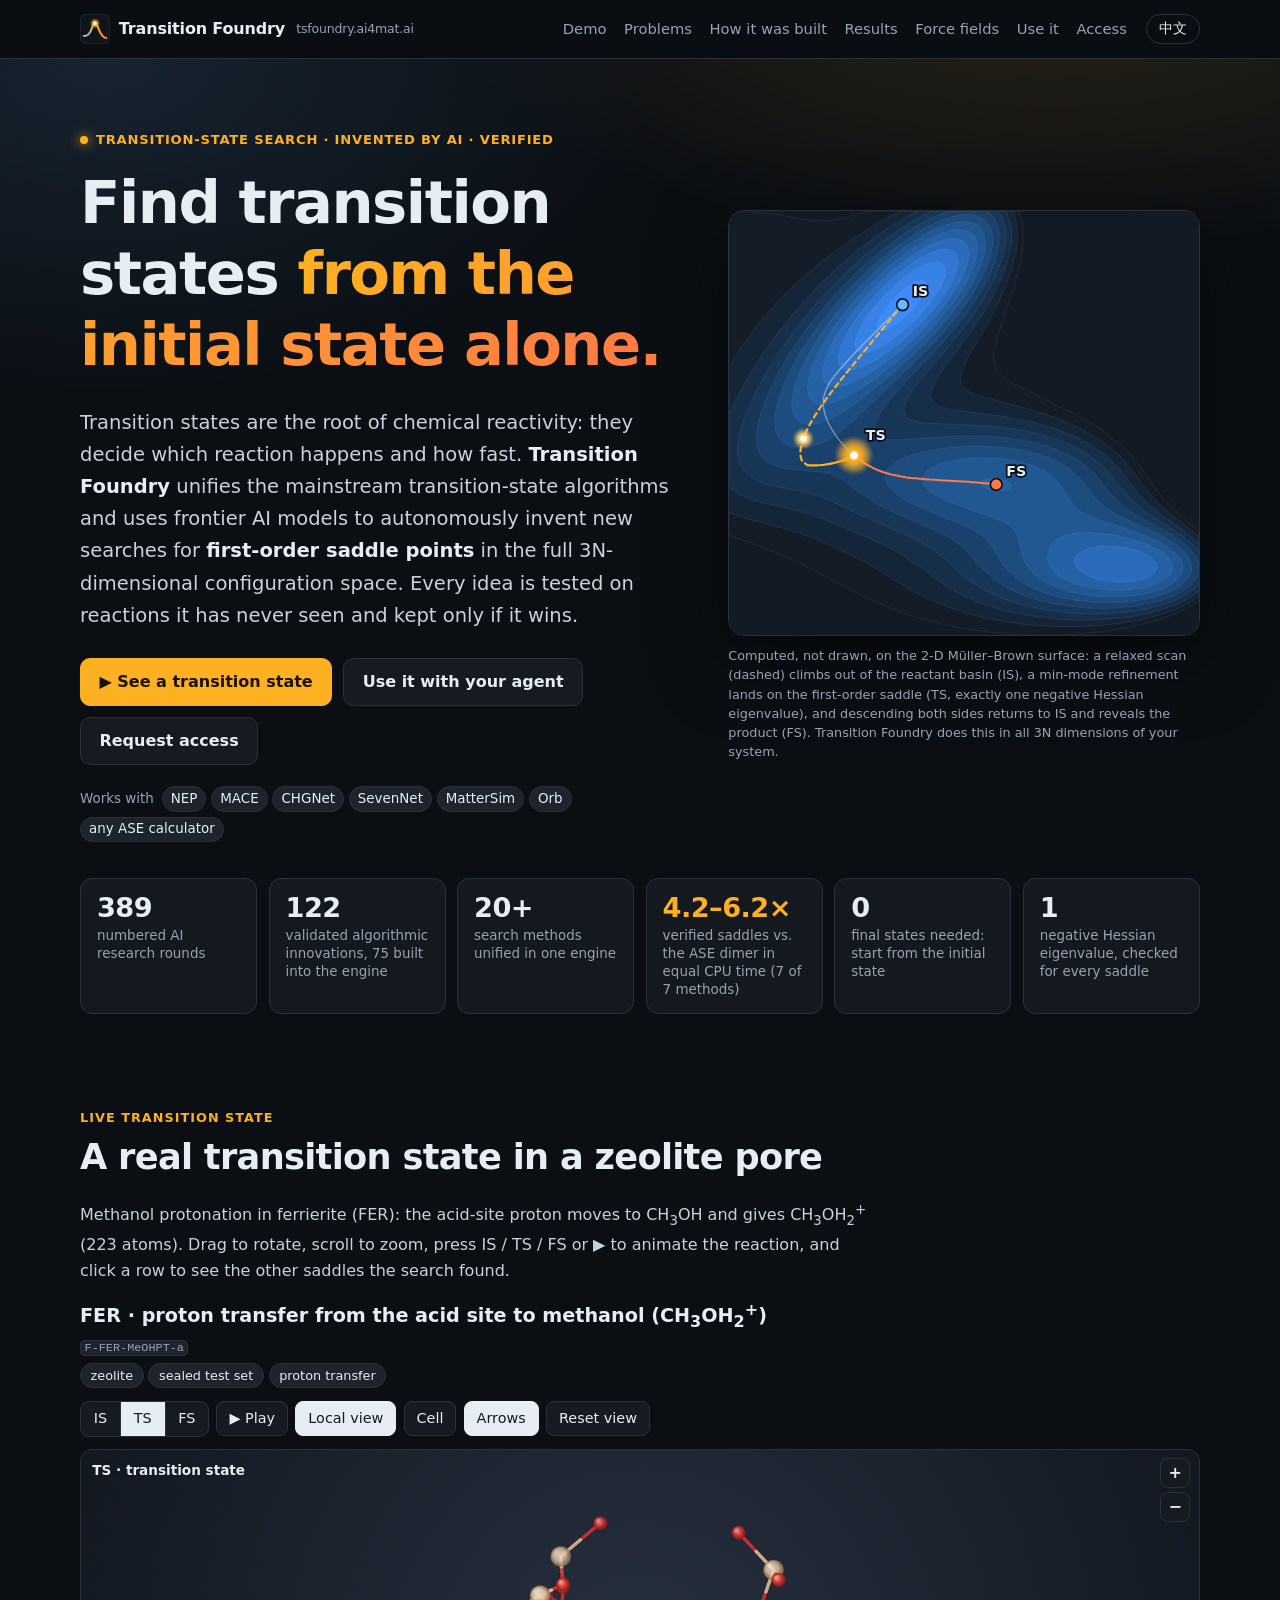
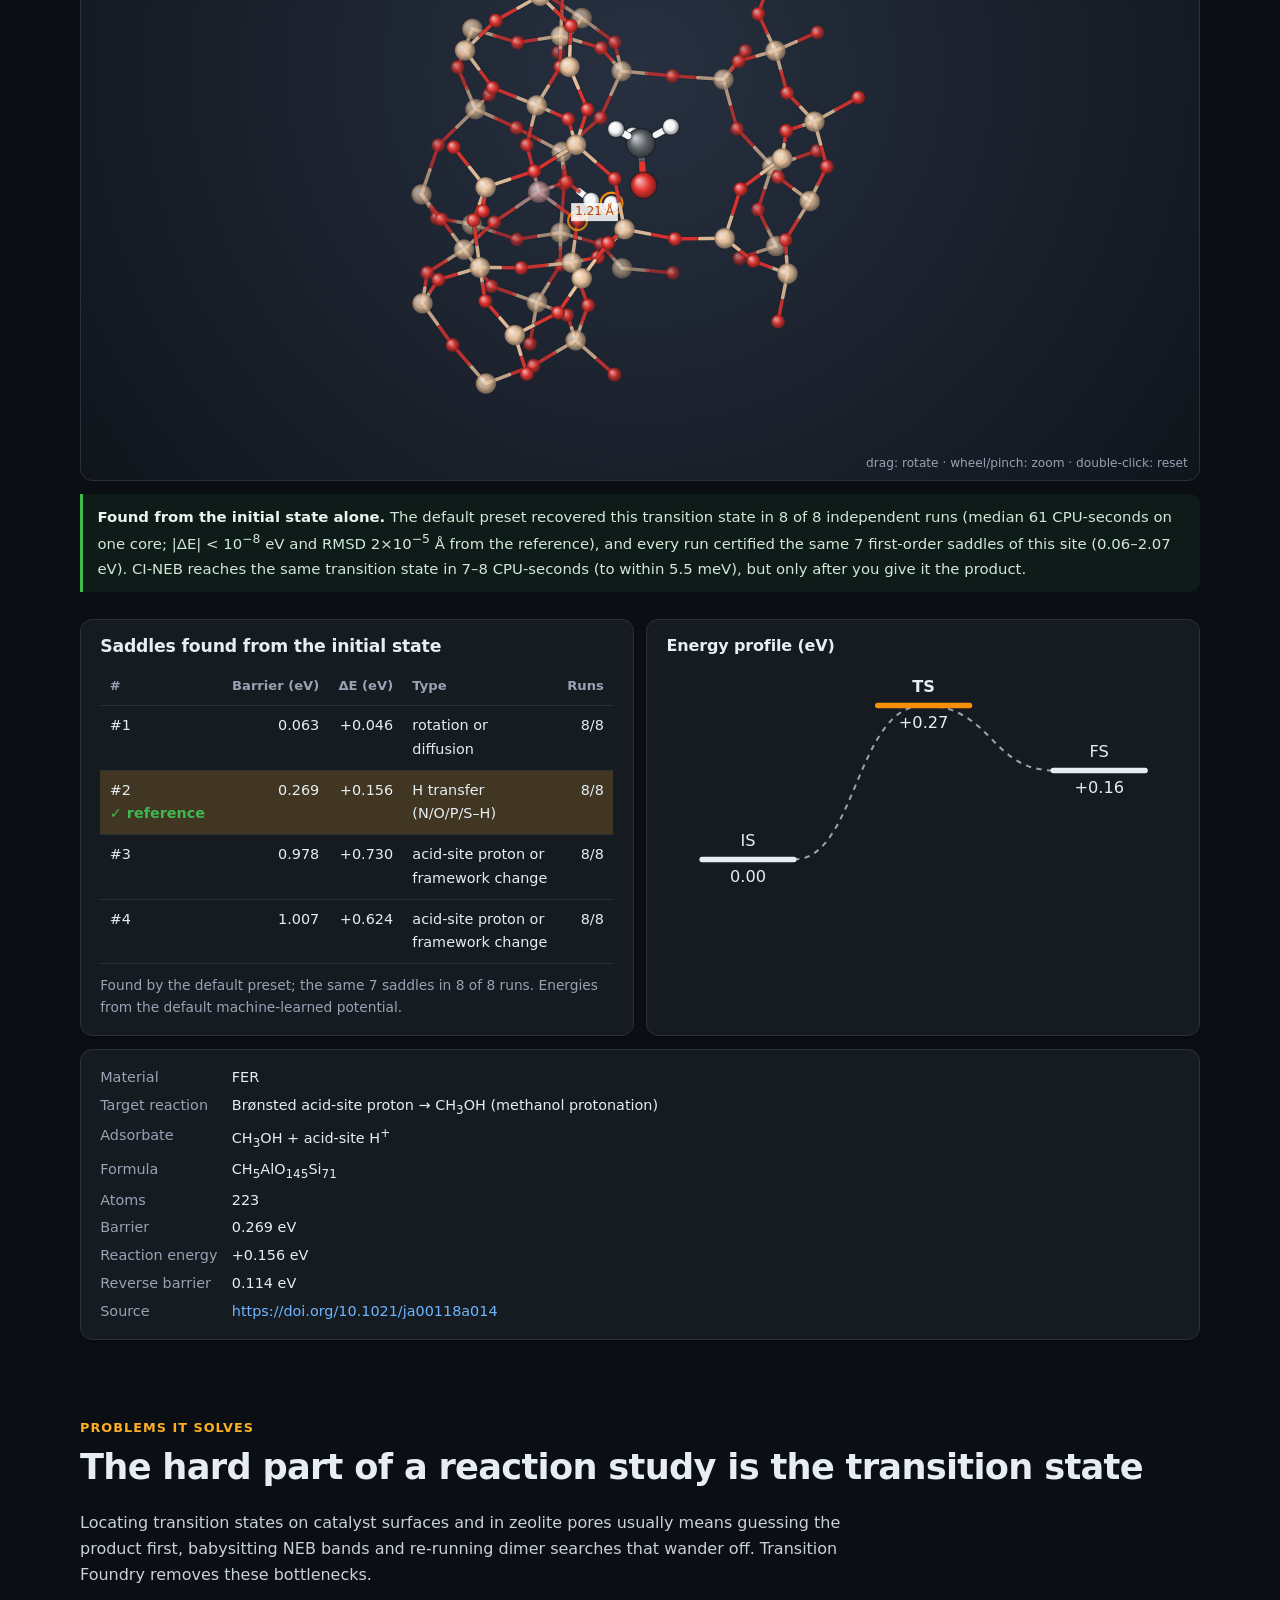
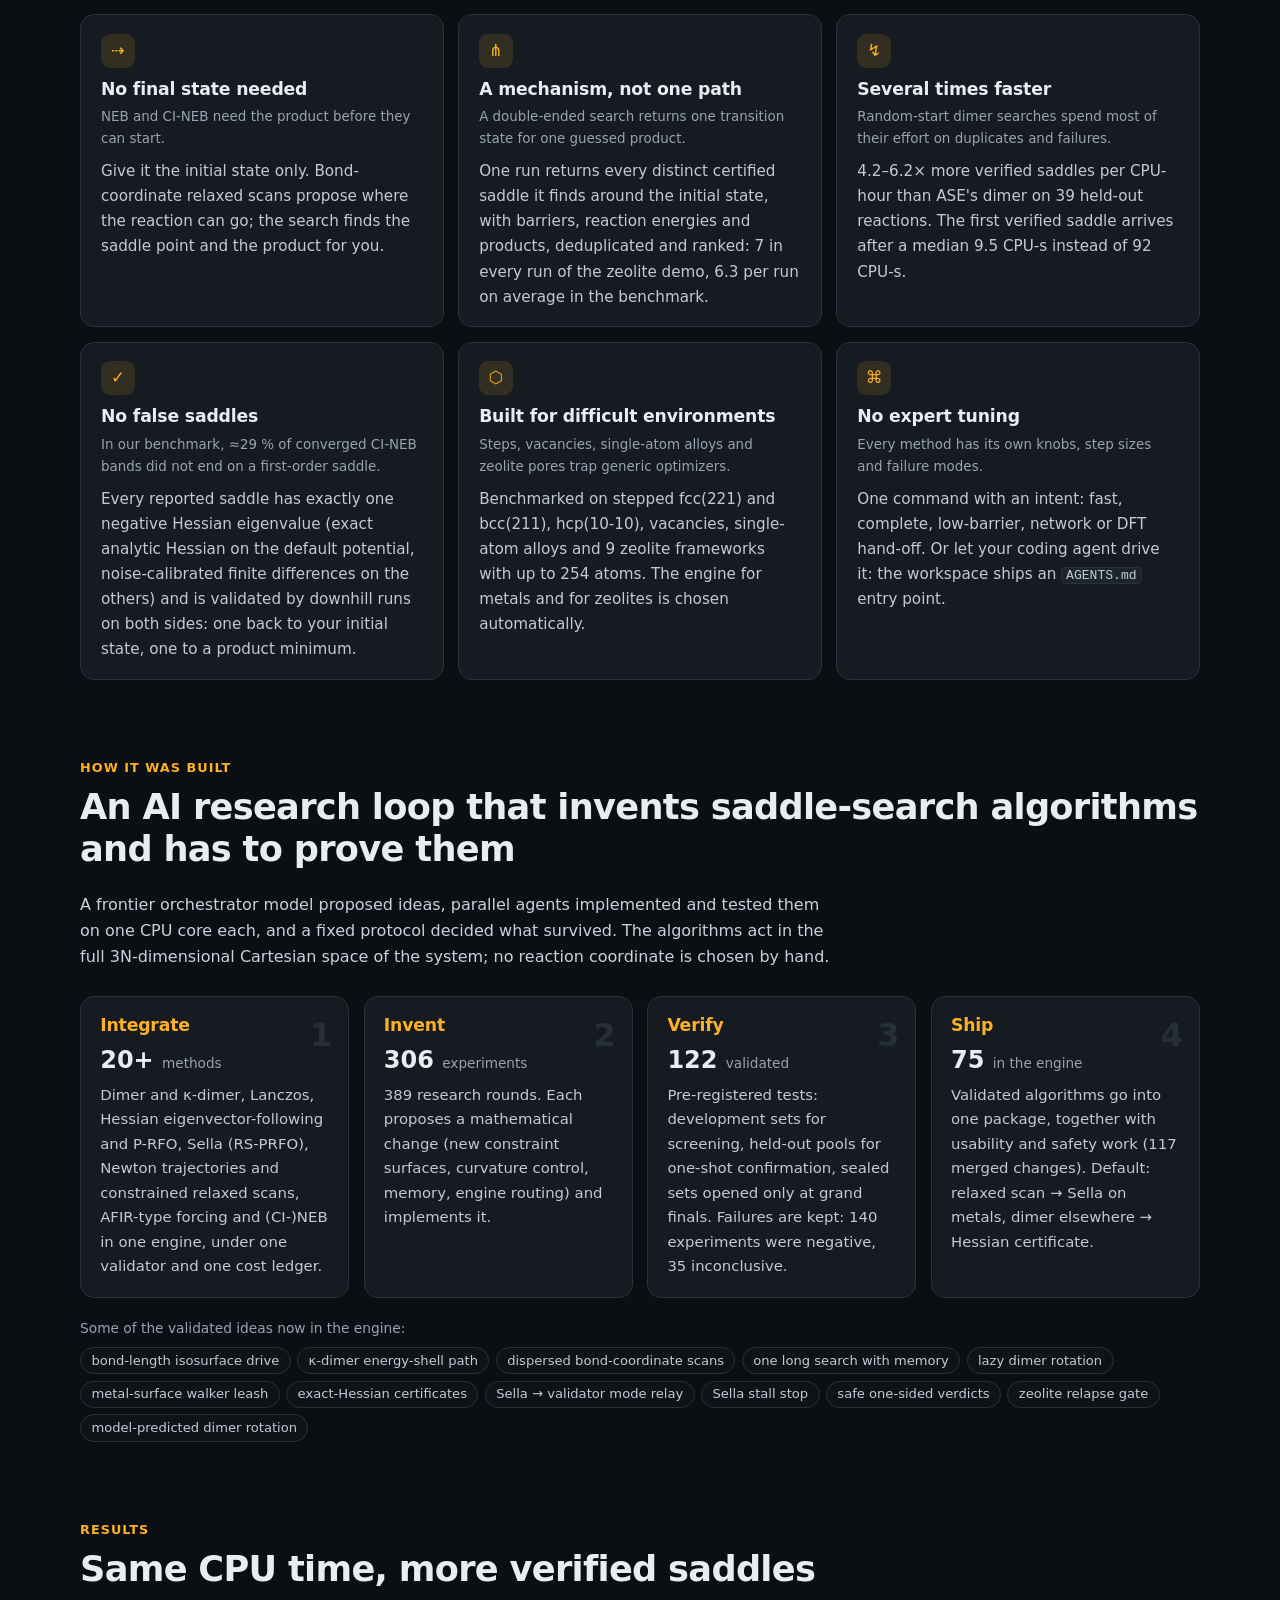
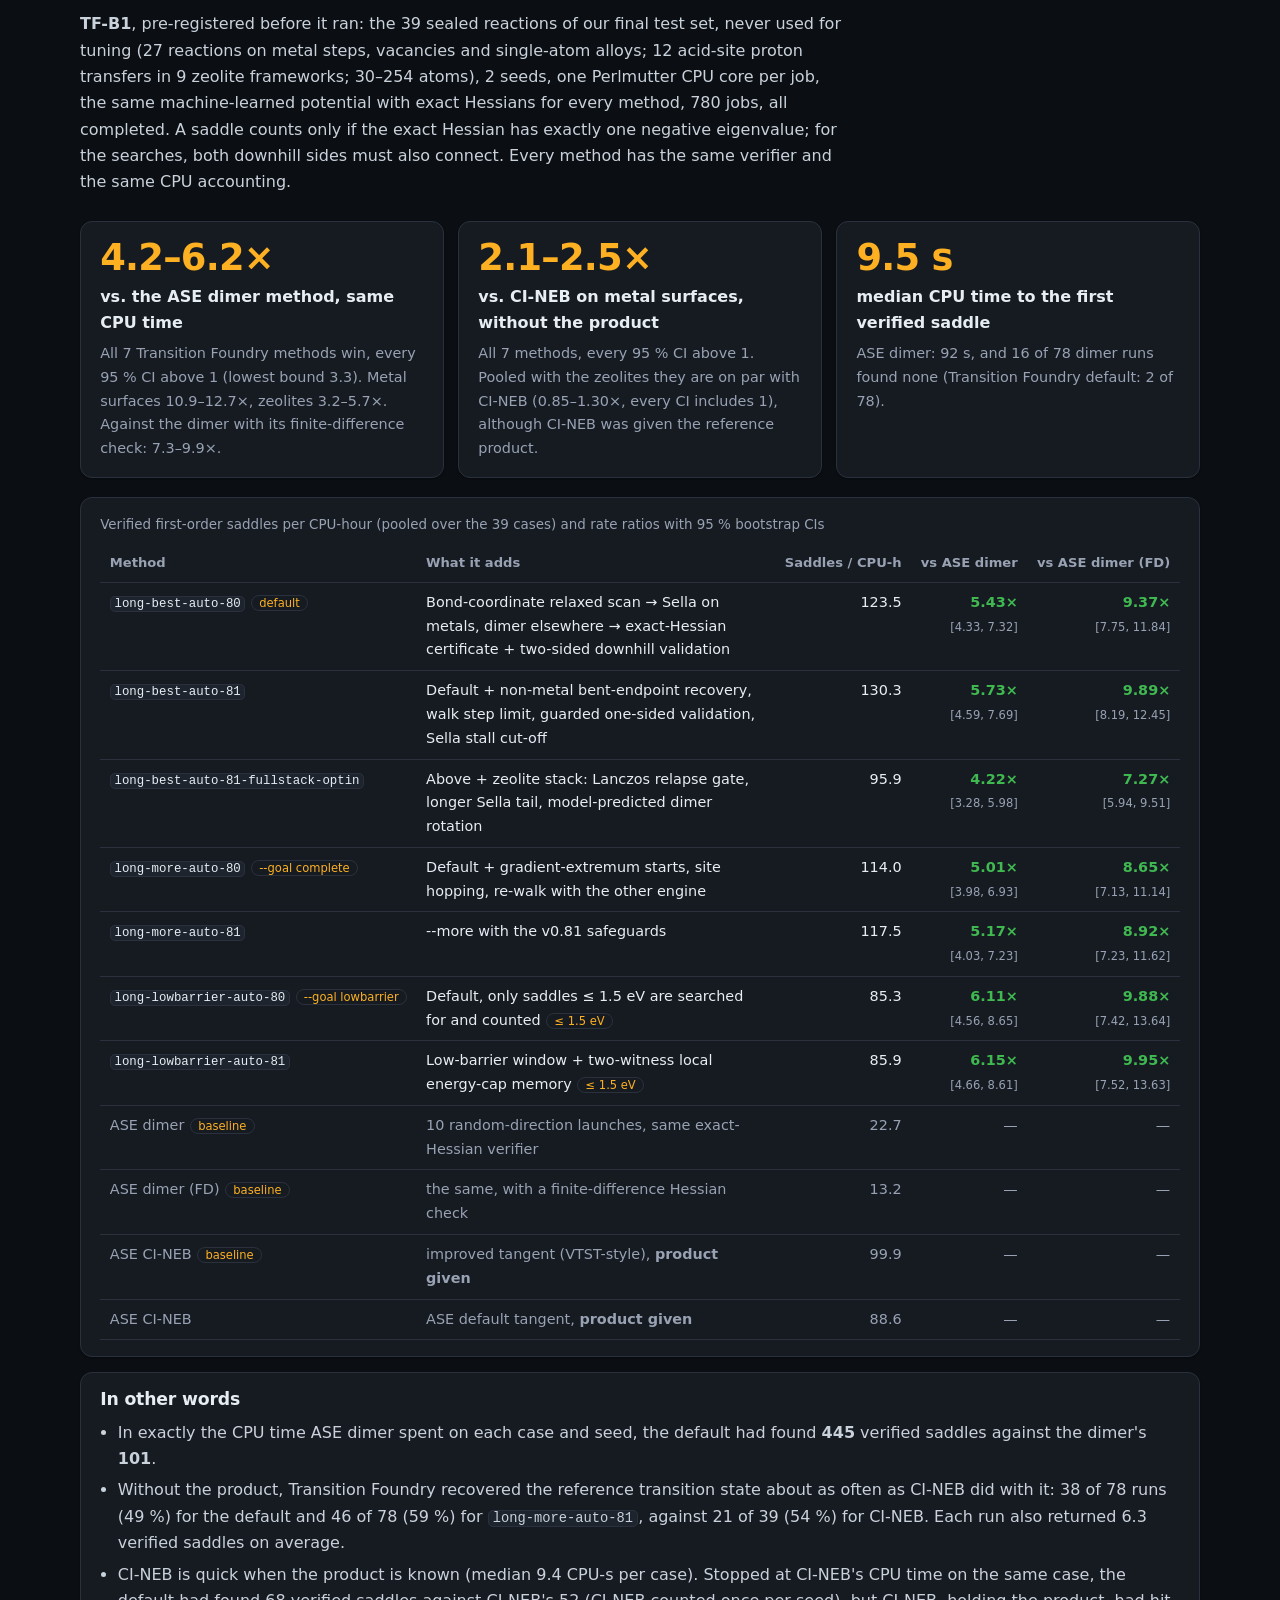
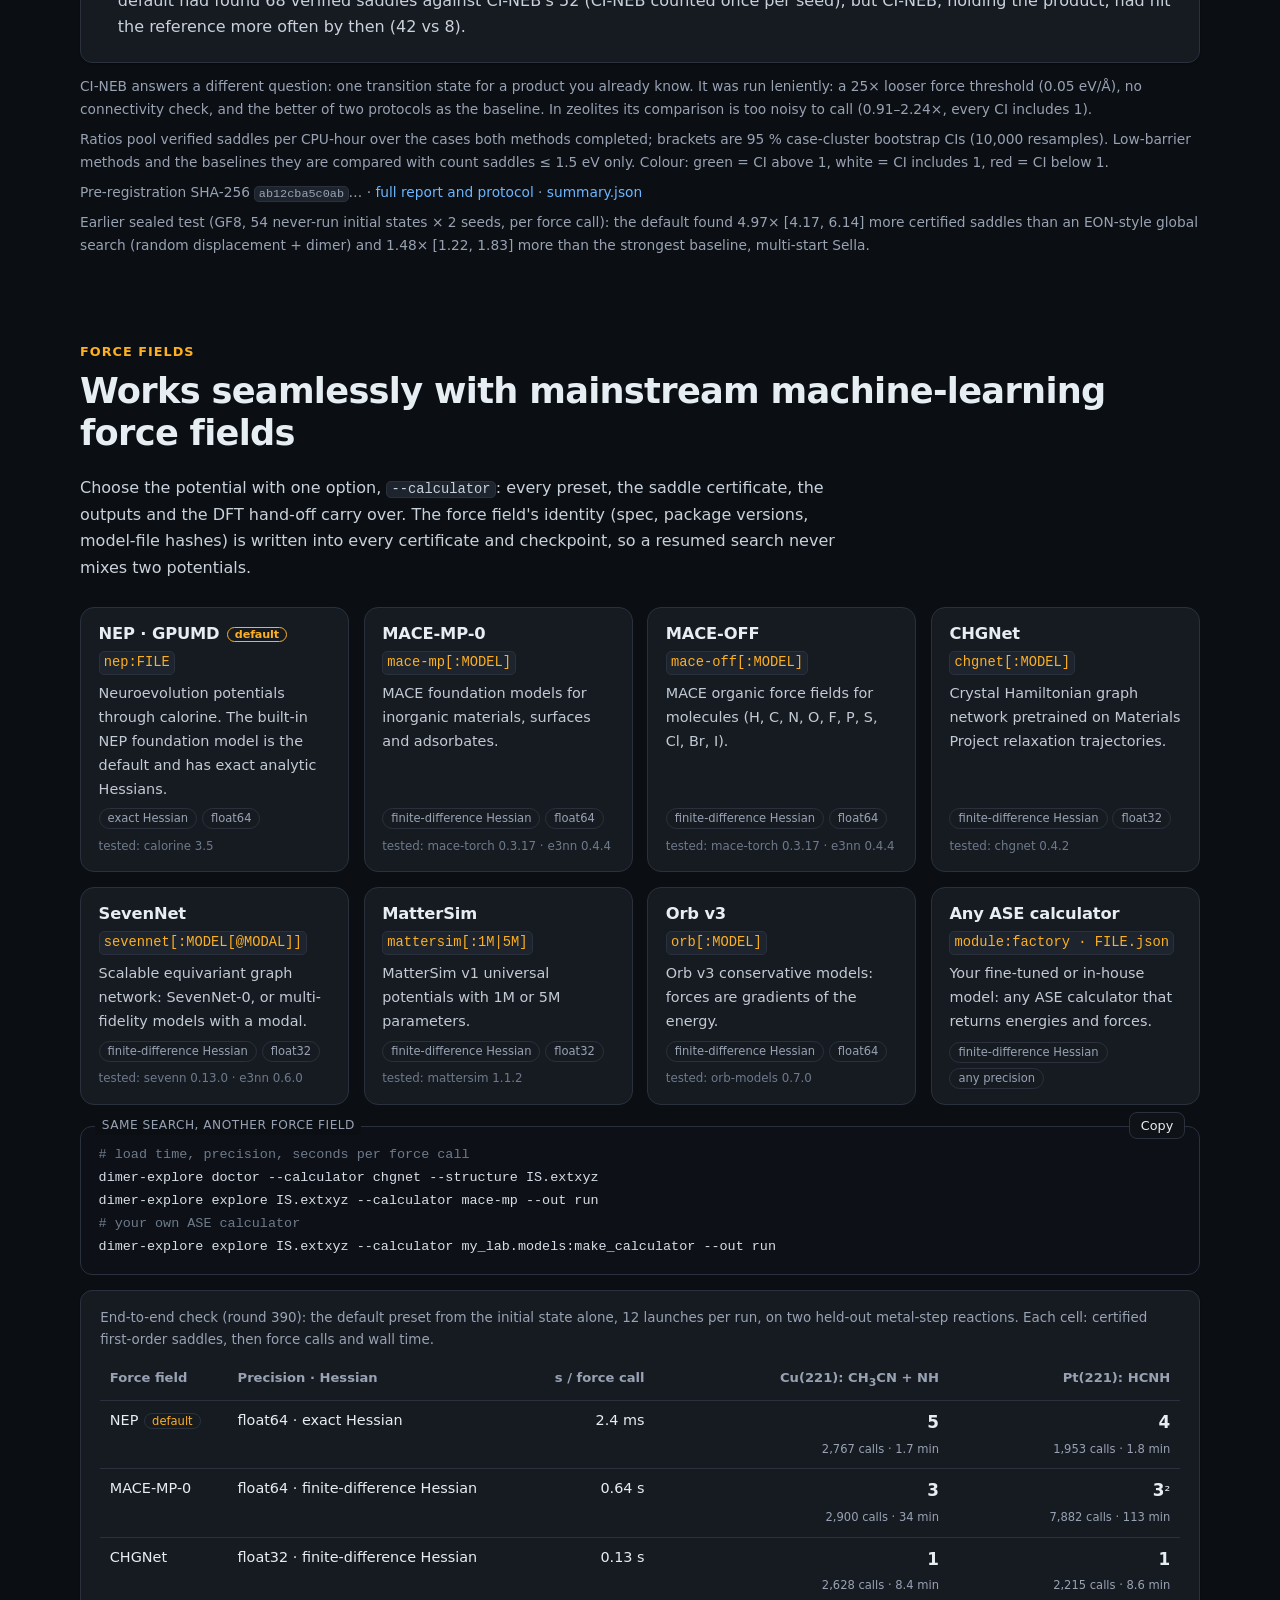
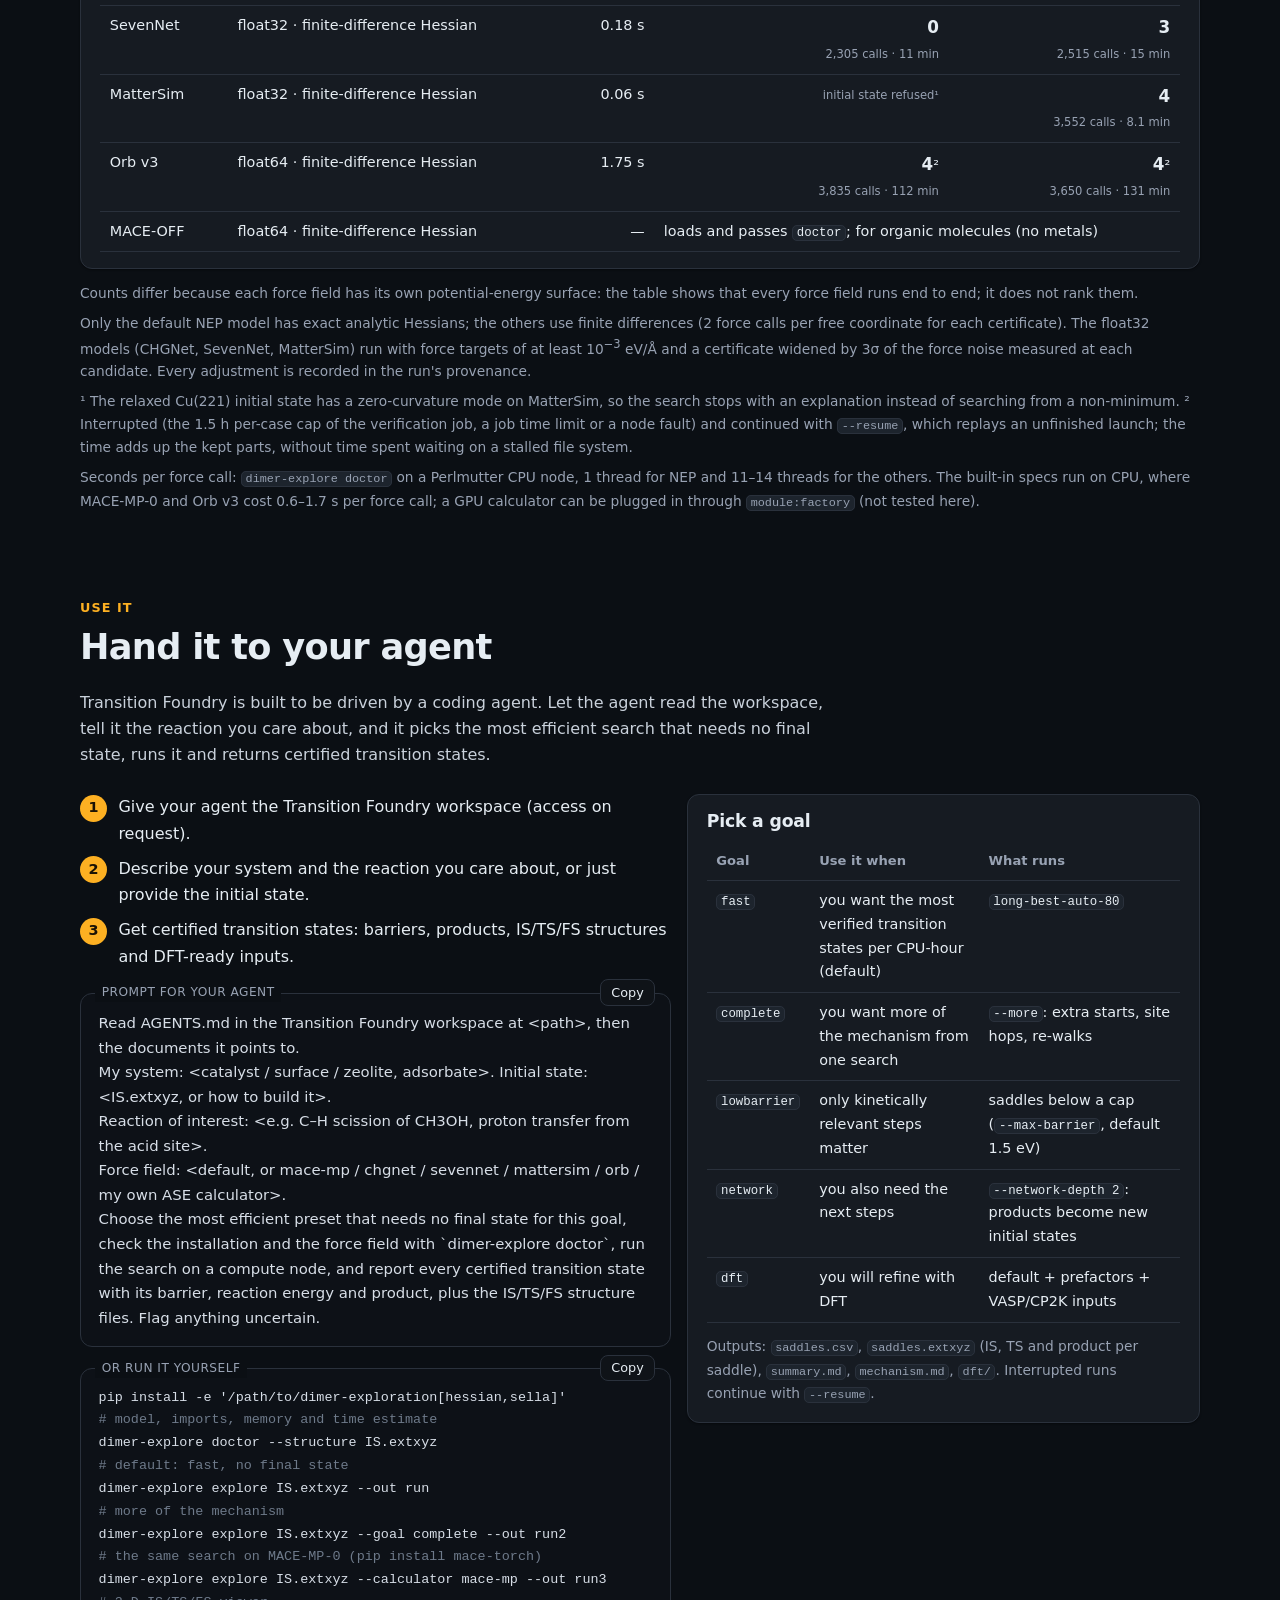
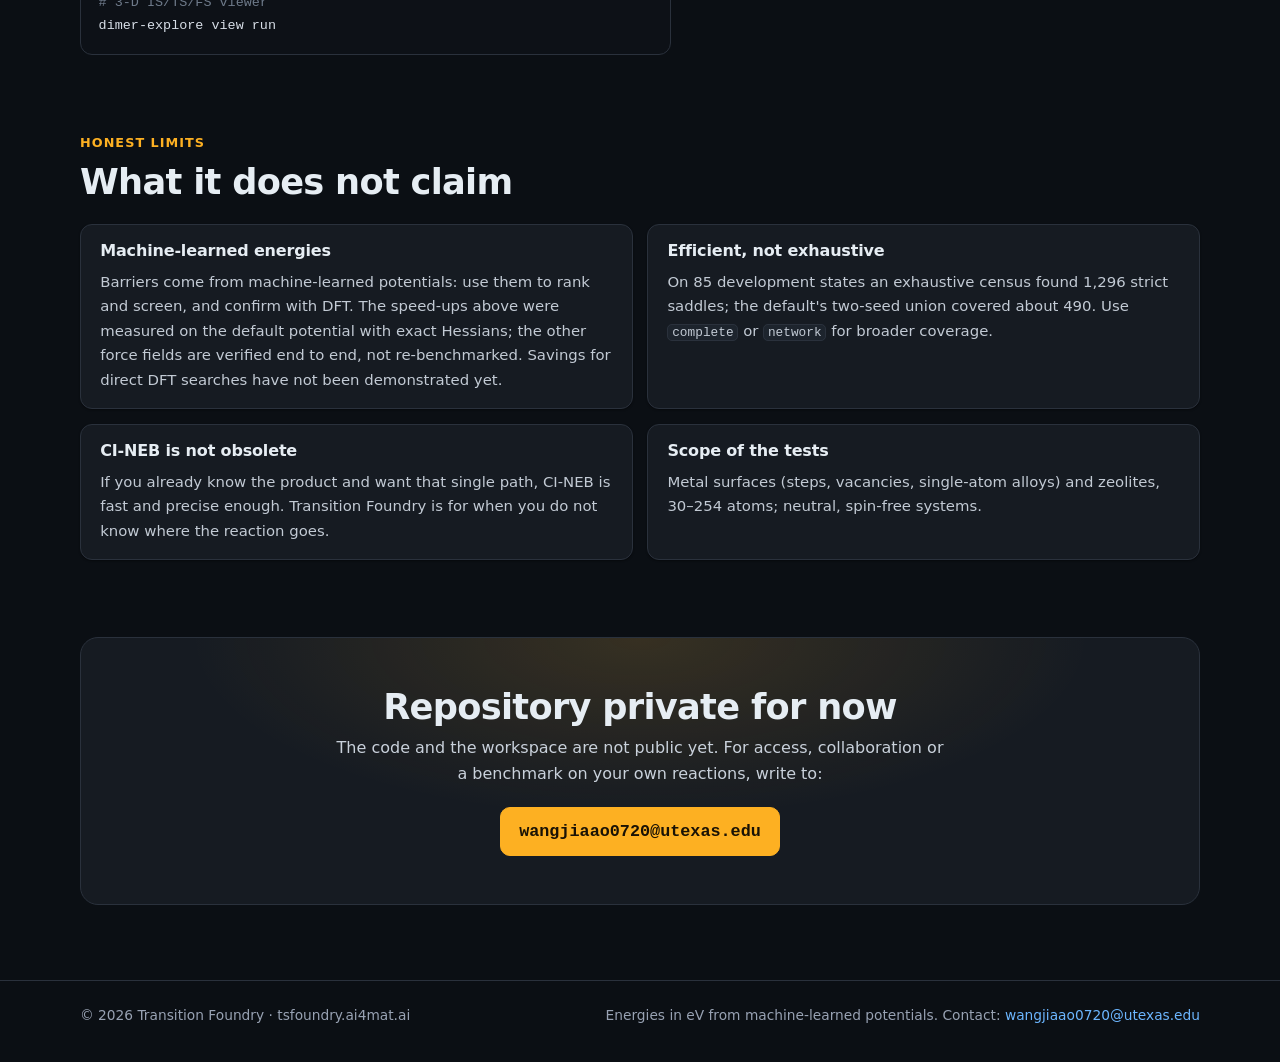
<file: index.html>
<!doctype html>
<html lang="en">
<head>
<meta charset="utf-8">
<meta name="viewport" content="width=device-width, initial-scale=1">
<title>Transition Foundry — find transition states from the initial state alone</title>
<meta name="description" content="Transition Foundry unifies the mainstream transition-state algorithms and lets frontier AI models invent and verify new 3N-dimensional saddle searches. On 39 held-out surface and zeolite reactions all 7 tested methods find 4.2–6.2× more verified first-order saddles than the ASE dimer method in the same CPU time, without a final state.">
<link rel="canonical" href="https://jiaaowang-ut.github.io/tsfoundry/">
<link rel="alternate" hreflang="en" href="https://jiaaowang-ut.github.io/tsfoundry/">
<link rel="alternate" hreflang="zh-CN" href="https://jiaaowang-ut.github.io/tsfoundry/zh.html">
<link rel="alternate" hreflang="x-default" href="https://jiaaowang-ut.github.io/tsfoundry/">
<meta property="og:type" content="website">
<meta property="og:site_name" content="Transition Foundry">
<meta property="og:title" content="Transition Foundry — find transition states from the initial state alone">
<meta property="og:description" content="Transition Foundry unifies the mainstream transition-state algorithms and lets frontier AI models invent and verify new 3N-dimensional saddle searches. On 39 held-out surface and zeolite reactions all 7 tested methods find 4.2–6.2× more verified first-order saddles than the ASE dimer method in the same CPU time, without a final state.">
<meta property="og:url" content="https://jiaaowang-ut.github.io/tsfoundry/">
<meta property="og:locale" content="en_US">
<meta property="og:image" content="https://jiaaowang-ut.github.io/tsfoundry/assets/og.png">
<meta property="og:image:width" content="1200">
<meta property="og:image:height" content="630">
<meta name="twitter:card" content="summary_large_image">
<meta name="theme-color" content="#0b0f14">
<link rel="icon" href="assets/favicon.svg" type="image/svg+xml">
<link rel="stylesheet" href="assets/tsf.css?v=ae2964e40c">
</head>
<body>
<a class="skip" href="#main">Skip to content</a>
<header class="topbar"><div class="wrap">
<a class="brand" href="./"><img src="assets/logo.svg" alt="" width="30" height="30">Transition Foundry<small>tsfoundry.ai4mat.ai</small></a>
<nav class="nav" aria-label="Sections"><a href="#demo">Demo</a><a href="#problems">Problems</a><a href="#how">How it was built</a><a href="#results">Results</a><a href="#forcefields">Force fields</a><a href="#use">Use it</a><a href="#access">Access</a></nav>
<a class="lang" href="zh.html" hreflang="zh-CN" lang="zh-CN">中文</a>
</div></header>
<main id="main">
<section class="hero" id="top"><div class="wrap">
<div class="hero-grid">
<div>
<div class="eyebrow">Transition-state search · invented by AI · verified</div>
<h1>Find transition states <em>from the initial state alone.</em></h1>
<p class="lead">Transition states are the root of chemical reactivity: they decide which reaction happens and how fast. <b>Transition Foundry</b> unifies the mainstream transition-state algorithms and uses frontier AI models to autonomously invent new searches for <b>first-order saddle points</b> in the full 3N-dimensional configuration space. Every idea is tested on reactions it has never seen and kept only if it wins.</p>
<div class="cta"><a class="button primary" href="#demo">▶ See a transition state</a><a class="button" href="#use">Use it with your agent</a><a class="button" href="#access">Request access</a></div>
<div class="works"><span>Works with</span><a href="#forcefields">NEP</a><a href="#forcefields">MACE</a><a href="#forcefields">CHGNet</a><a href="#forcefields">SevenNet</a><a href="#forcefields">MatterSim</a><a href="#forcefields">Orb</a><a href="#forcefields">any ASE calculator</a></div>
</div>
<figure class="hero-art"><img src="assets/pes.svg?v=ae2964e40c" width="560" height="505" alt="Müller–Brown potential-energy surface with a computed saddle search: a relaxed scan and a min-mode refinement climb from the reactant minimum IS to the first-order saddle TS, then descent to the product minimum FS"><figcaption>Computed, not drawn, on the 2-D Müller–Brown surface: a relaxed scan (dashed) climbs out of the reactant basin (IS), a min-mode refinement lands on the first-order saddle (TS, exactly one negative Hessian eigenvalue), and descending both sides returns to IS and reveals the product (FS). Transition Foundry does this in all 3N dimensions of your system.</figcaption></figure>
</div>
<div class="stats"><div class="stat"><b>389</b><span>numbered AI research rounds</span></div><div class="stat"><b>122</b><span>validated algorithmic innovations, 75 built into the engine</span></div><div class="stat"><b>20+</b><span>search methods unified in one engine</span></div><div class="stat hot"><b>4.2–6.2×</b><span>verified saddles vs. the ASE dimer in equal CPU time (7 of 7 methods)</span></div><div class="stat"><b>0</b><span>final states needed: start from the initial state</span></div><div class="stat"><b>1</b><span>negative Hessian eigenvalue, checked for every saddle</span></div></div>
</div></section>
<section class="block" id="demo"><div class="wrap">
<div class="demo-head"><div class="kicker">Live transition state</div><h2>A real transition state in a zeolite pore</h2><p>Methanol protonation in ferrierite (FER): the acid-site proton moves to CH<sub>3</sub>OH and gives CH<sub>3</sub>OH<sub>2</sub><sup>+</sup> (223 atoms). Drag to rotate, scroll to zoom, press IS / TS / FS or ▶ to animate the reaction, and click a row to see the other saddles the search found.</p></div>
<div class="viewer-wrap">
<div class="case-head"><h3>FER · proton transfer from the acid site to methanol (CH<sub>3</sub>OH<sub>2</sub><sup>+</sup>)</h3><div class="small muted"><code>F-FER-MeOHPT-a</code></div><div class="chips"><span class="chip">zeolite</span><span class="chip">sealed test set</span><span class="chip">proton transfer</span></div></div>
<div class="toolbar">
<div class="seg" role="group" id="v-frames"><button type="button" data-frame="IS" title="initial state">IS</button><button type="button" data-frame="TS" title="transition state">TS</button><button type="button" data-frame="FS" title="final state">FS</button></div>
<button type="button" class="btn" id="v-play">▶ Play</button>
<button type="button" class="btn" id="v-local" title="Show only atoms within 6.5 Å of the reacting atoms (periodic images included)">Local view</button>
<button type="button" class="btn" id="v-cell">Cell</button>
<button type="button" class="btn" id="v-arrows" title="Arrows show how atoms moved away from the IS">Arrows</button>
<button type="button" class="btn" id="v-reset">Reset view</button>
</div>
<div class="canvas-box" id="v-box"><canvas aria-label="3-D structure"></canvas><div class="overlay"></div>
<div class="zoom"><button type="button" data-zoom="1.25" aria-label="zoom in">+</button><button type="button" data-zoom="0.8" aria-label="zoom out">−</button></div>
<div class="hint">drag: rotate · wheel/pinch: zoom · double-click: reset</div><noscript><p class="noscript">The 3-D viewer needs JavaScript.</p></noscript></div>
<p class="verified"><b>Found from the initial state alone.</b> The default preset recovered this transition state in 8 of 8 independent runs (median 61 CPU-seconds on one core; |ΔE| &lt; 10<sup>−8</sup> eV and RMSD 2×10<sup>−5</sup> Å from the reference), and every run certified the same 7 first-order saddles of this site (0.06–2.07 eV). CI-NEB reaches the same transition state in 7–8 CPU-seconds (to within 5.5 meV), but only after you give it the product.</p>
<div class="two">
<div class="panel"><h3>Saddles found from the initial state</h3><div class="found scroll-x"><table class="grid"><thead><tr><th>#</th><th class="num">Barrier (eV)</th><th class="num">ΔE (eV)</th><th>Type</th><th class="num">Runs</th></tr></thead><tbody><tr data-ch="0"><td>#1</td><td class="num">0.063</td><td class="num">+0.046</td><td>rotation or diffusion</td><td class="num">8/8</td></tr><tr data-ch="1"><td>#2 <span class="ref" title="Identical to the reference transition state of this case (|ΔE| &lt; 10⁻⁸ eV, RMSD 2×10⁻⁵ Å)">✓ reference</span></td><td class="num">0.269</td><td class="num">+0.156</td><td>H transfer (N/O/P/S–H)</td><td class="num">8/8</td></tr><tr data-ch="2"><td>#3</td><td class="num">0.978</td><td class="num">+0.730</td><td>acid-site proton or framework change</td><td class="num">8/8</td></tr><tr data-ch="3"><td>#4</td><td class="num">1.007</td><td class="num">+0.624</td><td>acid-site proton or framework change</td><td class="num">8/8</td></tr><tr data-ch="4"><td>#5</td><td class="num">1.355</td><td class="num">+1.306</td><td>H transfer (N/O/P/S–H)</td><td class="num">8/8</td></tr><tr data-ch="5"><td>#6</td><td class="num">1.524</td><td class="num">+0.909</td><td>carbon-bond chemistry</td><td class="num">8/8</td></tr><tr data-ch="6"><td>#7</td><td class="num">2.075</td><td class="num">+1.028</td><td>carbon-bond chemistry</td><td class="num">8/8</td></tr></tbody></table></div><p class="small muted" style="margin:.4rem 0 0">Found by the default preset; the same 7 saddles in 8 of 8 runs. Energies from the default machine-learned potential.</p></div>
<div class="panel energy" id="v-energy"></div>
</div>
<div class="panel"><dl class="meta"><dt>Material</dt><dd>FER</dd><dt>Target reaction</dt><dd>Brønsted acid-site proton → CH<sub>3</sub>OH (methanol protonation)</dd><dt>Adsorbate</dt><dd>CH<sub>3</sub>OH + acid-site H<sup>+</sup></dd><dt>Formula</dt><dd>CH<sub>5</sub>AlO<sub>145</sub>Si<sub>71</sub></dd><dt>Atoms</dt><dd>223</dd><dt>Barrier</dt><dd>0.269 eV</dd><dt>Reaction energy</dt><dd>+0.156 eV</dd><dt>Reverse barrier</dt><dd>0.114 eV</dd><dt>Source</dt><dd><a href="https://doi.org/10.1021/ja00118a014" target="_blank" rel="noopener">https://doi.org/10.1021/ja00118a014</a></dd></dl></div>
</div>
</div></section>
<section class="block" id="problems"><div class="wrap">
<div class="kicker">Problems it solves</div><h2>The hard part of a reaction study is the transition state</h2>
<p class="intro">Locating transition states on catalyst surfaces and in zeolite pores usually means guessing the product first, babysitting NEB bands and re-running dimer searches that wander off. Transition Foundry removes these bottlenecks.</p>
<div class="cards"><article class="card"><div class="icon" aria-hidden="true">⇢</div><h3>No final state needed</h3><span class="old">NEB and CI-NEB need the product before they can start.</span><p>Give it the initial state only. Bond-coordinate relaxed scans propose where the reaction can go; the search finds the saddle point and the product for you.</p></article><article class="card"><div class="icon" aria-hidden="true">⋔</div><h3>A mechanism, not one path</h3><span class="old">A double-ended search returns one transition state for one guessed product.</span><p>One run returns every distinct certified saddle it finds around the initial state, with barriers, reaction energies and products, deduplicated and ranked: 7 in every run of the zeolite demo, 6.3 per run on average in the benchmark.</p></article><article class="card"><div class="icon" aria-hidden="true">↯</div><h3>Several times faster</h3><span class="old">Random-start dimer searches spend most of their effort on duplicates and failures.</span><p>4.2–6.2× more verified saddles per CPU-hour than ASE's dimer on 39 held-out reactions. The first verified saddle arrives after a median 9.5 CPU-s instead of 92 CPU-s.</p></article><article class="card"><div class="icon" aria-hidden="true">✓</div><h3>No false saddles</h3><span class="old">In our benchmark, ≈29 % of converged CI-NEB bands did not end on a first-order saddle.</span><p>Every reported saddle has exactly one negative Hessian eigenvalue (exact analytic Hessian on the default potential, noise-calibrated finite differences on the others) and is validated by downhill runs on both sides: one back to your initial state, one to a product minimum.</p></article><article class="card"><div class="icon" aria-hidden="true">⬡</div><h3>Built for difficult environments</h3><span class="old">Steps, vacancies, single-atom alloys and zeolite pores trap generic optimizers.</span><p>Benchmarked on stepped fcc(221) and bcc(211), hcp(10-10), vacancies, single-atom alloys and 9 zeolite frameworks with up to 254 atoms. The engine for metals and for zeolites is chosen automatically.</p></article><article class="card"><div class="icon" aria-hidden="true">⌘</div><h3>No expert tuning</h3><span class="old">Every method has its own knobs, step sizes and failure modes.</span><p>One command with an intent: fast, complete, low-barrier, network or DFT hand-off. Or let your coding agent drive it: the workspace ships an <code>AGENTS.md</code> entry point.</p></article></div>
</div></section>
<section class="block" id="how"><div class="wrap">
<div class="kicker">How it was built</div><h2>An AI research loop that invents saddle-search algorithms and has to prove them</h2>
<p class="intro">A frontier orchestrator model proposed ideas, parallel agents implemented and tested them on one CPU core each, and a fixed protocol decided what survived. The algorithms act in the full 3N-dimensional Cartesian space of the system; no reaction coordinate is chosen by hand.</p>
<div class="pipe"><article class="step"><h3>Integrate</h3><span class="num">20+ <span>methods</span></span><p>Dimer and κ-dimer, Lanczos, Hessian eigenvector-following and P-RFO, Sella (RS-PRFO), Newton trajectories and constrained relaxed scans, AFIR-type forcing and (CI-)NEB in one engine, under one validator and one cost ledger.</p></article><article class="step"><h3>Invent</h3><span class="num">306 <span>experiments</span></span><p>389 research rounds. Each proposes a mathematical change (new constraint surfaces, curvature control, memory, engine routing) and implements it.</p></article><article class="step"><h3>Verify</h3><span class="num">122 <span>validated</span></span><p>Pre-registered tests: development sets for screening, held-out pools for one-shot confirmation, sealed sets opened only at grand finals. Failures are kept: 140 experiments were negative, 35 inconclusive.</p></article><article class="step"><h3>Ship</h3><span class="num">75 <span>in the engine</span></span><p>Validated algorithms go into one package, together with usability and safety work (117 merged changes). Default: relaxed scan → Sella on metals, dimer elsewhere → Hessian certificate.</p></article></div>
<p class="ideas-label">Some of the validated ideas now in the engine:</p>
<div class="ideas"><span title="Round 12">bond-length isosurface drive</span><span title="Round 10">κ-dimer energy-shell path</span><span title="Round 15">dispersed bond-coordinate scans</span><span title="Round 19">one long search with memory</span><span title="Round 30">lazy dimer rotation</span><span title="Round 81">metal-surface walker leash</span><span title="Round 90">exact-Hessian certificates</span><span title="Round 187">Sella → validator mode relay</span><span title="Round 237">Sella stall stop</span><span title="Round 277">safe one-sided verdicts</span><span title="Round 300">zeolite relapse gate</span><span title="Round 316">model-predicted dimer rotation</span></div>
</div></section>
<section class="block" id="results"><div class="wrap">
<div class="kicker">Results</div><h2>Same CPU time, more verified saddles</h2>
<p class="intro"><b>TF-B1</b>, pre-registered before it ran: the 39 sealed reactions of our final test set, never used for tuning (27 reactions on metal steps, vacancies and single-atom alloys; 12 acid-site proton transfers in 9 zeolite frameworks; 30–254 atoms), 2 seeds, one Perlmutter CPU core per job, the same machine-learned potential with exact Hessians for every method, 780 jobs, all completed. A saddle counts only if the exact Hessian has exactly one negative eigenvalue; for the searches, both downhill sides must also connect. Every method has the same verifier and the same CPU accounting.</p>
<div class="big"><div class="panel"><b>4.2–6.2×</b><div class="what">vs. the ASE dimer method, same CPU time</div><p>All 7 Transition Foundry methods win, every 95 % CI above 1 (lowest bound 3.3). Metal surfaces 10.9–12.7×, zeolites 3.2–5.7×. Against the dimer with its finite-difference check: 7.3–9.9×.</p></div><div class="panel"><b>2.1–2.5×</b><div class="what">vs. CI-NEB on metal surfaces, without the product</div><p>All 7 methods, every 95 % CI above 1. Pooled with the zeolites they are on par with CI-NEB (0.85–1.30×, every CI includes 1), although CI-NEB was given the reference product.</p></div><div class="panel"><b>9.5 s</b><div class="what">median CPU time to the first verified saddle</div><p>ASE dimer: 92 s, and 16 of 78 dimer runs found none (Transition Foundry default: 2 of 78).</p></div></div>
<div class="panel scroll-x"><table class="grid results"><caption>Verified first-order saddles per CPU-hour (pooled over the 39 cases) and rate ratios with 95 % bootstrap CIs</caption><thead><tr><th>Method</th><th>What it adds</th><th class="num">Saddles / CPU-h</th><th class="num">vs ASE dimer</th><th class="num">vs ASE dimer (FD)</th></tr></thead><tbody><tr><td><code>long-best-auto-80</code><span class="tag">default</span></td><td>Bond-coordinate relaxed scan → Sella on metals, dimer elsewhere → exact-Hessian certificate + two-sided downhill validation</td><td class="num">123.5</td><td class="num"><span class="win">5.43×</span><br><span class="ci">[4.33, 7.32]</span></td><td class="num"><span class="win">9.37×</span><br><span class="ci">[7.75, 11.84]</span></td></tr><tr><td><code>long-best-auto-81</code></td><td>Default + non-metal bent-endpoint recovery, walk step limit, guarded one-sided validation, Sella stall cut-off</td><td class="num">130.3</td><td class="num"><span class="win">5.73×</span><br><span class="ci">[4.59, 7.69]</span></td><td class="num"><span class="win">9.89×</span><br><span class="ci">[8.19, 12.45]</span></td></tr><tr><td><code>long-best-auto-81-fullstack-optin</code></td><td>Above + zeolite stack: Lanczos relapse gate, longer Sella tail, model-predicted dimer rotation</td><td class="num">95.9</td><td class="num"><span class="win">4.22×</span><br><span class="ci">[3.28, 5.98]</span></td><td class="num"><span class="win">7.27×</span><br><span class="ci">[5.94, 9.51]</span></td></tr><tr><td><code>long-more-auto-80</code><span class="tag">--goal complete</span></td><td>Default + gradient-extremum starts, site hopping, re-walk with the other engine</td><td class="num">114.0</td><td class="num"><span class="win">5.01×</span><br><span class="ci">[3.98, 6.93]</span></td><td class="num"><span class="win">8.65×</span><br><span class="ci">[7.13, 11.14]</span></td></tr><tr><td><code>long-more-auto-81</code></td><td>--more with the v0.81 safeguards</td><td class="num">117.5</td><td class="num"><span class="win">5.17×</span><br><span class="ci">[4.03, 7.23]</span></td><td class="num"><span class="win">8.92×</span><br><span class="ci">[7.23, 11.62]</span></td></tr><tr><td><code>long-lowbarrier-auto-80</code><span class="tag">--goal lowbarrier</span></td><td>Default, only saddles ≤ 1.5 eV are searched for and counted<span class="tag">≤ 1.5 eV</span></td><td class="num">85.3</td><td class="num"><span class="win">6.11×</span><br><span class="ci">[4.56, 8.65]</span></td><td class="num"><span class="win">9.88×</span><br><span class="ci">[7.42, 13.64]</span></td></tr><tr><td><code>long-lowbarrier-auto-81</code></td><td>Low-barrier window + two-witness local energy-cap memory<span class="tag">≤ 1.5 eV</span></td><td class="num">85.9</td><td class="num"><span class="win">6.15×</span><br><span class="ci">[4.66, 8.61]</span></td><td class="num"><span class="win">9.95×</span><br><span class="ci">[7.52, 13.63]</span></td></tr><tr class="base"><td>ASE dimer<span class="tag">baseline</span></td><td>10 random-direction launches, same exact-Hessian verifier</td><td class="num">22.7</td><td class="num">—</td><td class="num">—</td></tr><tr class="base"><td>ASE dimer (FD)<span class="tag">baseline</span></td><td>the same, with a finite-difference Hessian check</td><td class="num">13.2</td><td class="num">—</td><td class="num">—</td></tr><tr class="base"><td>ASE CI-NEB<span class="tag">baseline</span></td><td>improved tangent (VTST-style), <b>product given</b></td><td class="num">99.9</td><td class="num">—</td><td class="num">—</td></tr><tr class="base"><td>ASE CI-NEB</td><td>ASE default tangent, <b>product given</b></td><td class="num">88.6</td><td class="num">—</td><td class="num">—</td></tr></tbody></table></div>
<div class="panel" style="margin-top:.9rem"><h3>In other words</h3><ul class="eq"><li>In exactly the CPU time ASE dimer spent on each case and seed, the default had found <b>445</b> verified saddles against the dimer's <b>101</b>.</li><li>Without the product, Transition Foundry recovered the reference transition state about as often as CI-NEB did with it: 38 of 78 runs (49 %) for the default and 46 of 78 (59 %) for <code>long-more-auto-81</code>, against 21 of 39 (54 %) for CI-NEB. Each run also returned 6.3 verified saddles on average.</li><li>CI-NEB is quick when the product is known (median 9.4 CPU-s per case). Stopped at CI-NEB's CPU time on the same case, the default had found 68 verified saddles against CI-NEB's 52 (CI-NEB counted once per seed), but CI-NEB, holding the product, had hit the reference more often by then (42 vs 8).</li></ul></div>
<div class="notes"><p>CI-NEB answers a different question: one transition state for a product you already know. It was run leniently: a 25× looser force threshold (0.05 eV/Å), no connectivity check, and the better of two protocols as the baseline. In zeolites its comparison is too noisy to call (0.91–2.24×, every CI includes 1).</p><p>Ratios pool verified saddles per CPU-hour over the cases both methods completed; brackets are 95 % case-cluster bootstrap CIs (10,000 resamples). Low-barrier methods and the baselines they are compared with count saddles ≤ 1.5 eV only. Colour: green = CI above 1, white = CI includes 1, red = CI below 1.</p><p>Pre-registration SHA-256 <code>ab12cba5c0ab</code>… · <a href="tf-b1/">full report and protocol</a> · <a href="tf-b1/summary.json">summary.json</a></p><p>Earlier sealed test (GF8, 54 never-run initial states × 2 seeds, per force call): the default found 4.97× [4.17, 6.14] more certified saddles than an EON-style global search (random displacement + dimer) and 1.48× [1.22, 1.83] more than the strongest baseline, multi-start Sella.</p></div>
</div></section>
<section class="block" id="forcefields"><div class="wrap">
<div class="kicker">Force fields</div><h2>Works seamlessly with mainstream machine-learning force fields</h2>
<p class="intro">Choose the potential with one option, <code>--calculator</code>: every preset, the saddle certificate, the outputs and the DFT hand-off carry over. The force field's identity (spec, package versions, model-file hashes) is written into every certificate and checkpoint, so a resumed search never mixes two potentials.</p>
<div class="ffs"><article class="ff"><h3>NEP · GPUMD<span class="tag">default</span></h3><code>nep:FILE</code><p>Neuroevolution potentials through calorine. The built-in NEP foundation model is the default and has exact analytic Hessians.</p><div class="badges"><span>exact Hessian</span><span>float64</span></div><span class="tested">tested: calorine 3.5</span></article><article class="ff"><h3>MACE-MP-0</h3><code>mace-mp[:MODEL]</code><p>MACE foundation models for inorganic materials, surfaces and adsorbates.</p><div class="badges"><span>finite-difference Hessian</span><span>float64</span></div><span class="tested">tested: mace-torch 0.3.17 · e3nn 0.4.4</span></article><article class="ff"><h3>MACE-OFF</h3><code>mace-off[:MODEL]</code><p>MACE organic force fields for molecules (H, C, N, O, F, P, S, Cl, Br, I).</p><div class="badges"><span>finite-difference Hessian</span><span>float64</span></div><span class="tested">tested: mace-torch 0.3.17 · e3nn 0.4.4</span></article><article class="ff"><h3>CHGNet</h3><code>chgnet[:MODEL]</code><p>Crystal Hamiltonian graph network pretrained on Materials Project relaxation trajectories.</p><div class="badges"><span>finite-difference Hessian</span><span>float32</span></div><span class="tested">tested: chgnet 0.4.2</span></article><article class="ff"><h3>SevenNet</h3><code>sevennet[:MODEL[@MODAL]]</code><p>Scalable equivariant graph network: SevenNet-0, or multi-fidelity models with a modal.</p><div class="badges"><span>finite-difference Hessian</span><span>float32</span></div><span class="tested">tested: sevenn 0.13.0 · e3nn 0.6.0</span></article><article class="ff"><h3>MatterSim</h3><code>mattersim[:1M|5M]</code><p>MatterSim v1 universal potentials with 1M or 5M parameters.</p><div class="badges"><span>finite-difference Hessian</span><span>float32</span></div><span class="tested">tested: mattersim 1.1.2</span></article><article class="ff"><h3>Orb v3</h3><code>orb[:MODEL]</code><p>Orb v3 conservative models: forces are gradients of the energy.</p><div class="badges"><span>finite-difference Hessian</span><span>float64</span></div><span class="tested">tested: orb-models 0.7.0</span></article><article class="ff"><h3>Any ASE calculator</h3><code>module:factory · FILE.json</code><p>Your fine-tuned or in-house model: any ASE calculator that returns energies and forces.</p><div class="badges"><span>finite-difference Hessian</span><span>any precision</span></div></article></div>
<div class="code"><span class="lbl">Same search, another force field</span><button type="button" class="copy" data-copy="ff-code">Copy</button><pre id="ff-code"><span class="c"># load time, precision, seconds per force call</span>
dimer-explore doctor --calculator chgnet --structure IS.extxyz
dimer-explore explore IS.extxyz --calculator mace-mp --out run
<span class="c"># your own ASE calculator</span>
dimer-explore explore IS.extxyz --calculator my_lab.models:make_calculator --out run</pre></div>
<div class="panel" style="margin-top:.9rem"><p class="ff-cap" id="ff-cap">End-to-end check (round 390): the default preset from the initial state alone, 12 launches per run, on two held-out metal-step reactions. Each cell: certified first-order saddles, then force calls and wall time.</p><div class="scroll-x"><table class="grid ff-table" aria-describedby="ff-cap"><thead><tr><th>Force field</th><th>Precision · Hessian</th><th class="num">s / force call</th><th class="num">Cu(221): CH<sub>3</sub>CN + NH</th><th class="num">Pt(221): HCNH</th></tr></thead><tbody><tr><td>NEP<span class="tag">default</span></td><td>float64 · exact Hessian</td><td class="num">2.4 ms</td><td class="num"><b>5</b><br><span class="ci">2,767 calls · 1.7 min</span></td><td class="num"><b>4</b><br><span class="ci">1,953 calls · 1.8 min</span></td></tr><tr><td>MACE-MP-0</td><td>float64 · finite-difference Hessian</td><td class="num">0.64 s</td><td class="num"><b>3</b><br><span class="ci">2,900 calls · 34 min</span></td><td class="num"><b>3</b>²<br><span class="ci">7,882 calls · 113 min</span></td></tr><tr><td>CHGNet</td><td>float32 · finite-difference Hessian</td><td class="num">0.13 s</td><td class="num"><b>1</b><br><span class="ci">2,628 calls · 8.4 min</span></td><td class="num"><b>1</b><br><span class="ci">2,215 calls · 8.6 min</span></td></tr><tr><td>SevenNet</td><td>float32 · finite-difference Hessian</td><td class="num">0.18 s</td><td class="num"><b>0</b><br><span class="ci">2,305 calls · 11 min</span></td><td class="num"><b>3</b><br><span class="ci">2,515 calls · 15 min</span></td></tr><tr><td>MatterSim</td><td>float32 · finite-difference Hessian</td><td class="num">0.06 s</td><td class="num"><span class="ci">initial state refused¹</span></td><td class="num"><b>4</b><br><span class="ci">3,552 calls · 8.1 min</span></td></tr><tr><td>Orb v3</td><td>float64 · finite-difference Hessian</td><td class="num">1.75 s</td><td class="num"><b>4</b>²<br><span class="ci">3,835 calls · 112 min</span></td><td class="num"><b>4</b>²<br><span class="ci">3,650 calls · 131 min</span></td></tr><tr><td>MACE-OFF</td><td>float64 · finite-difference Hessian</td><td class="num">—</td><td colspan="2">loads and passes <code>doctor</code>; for organic molecules (no metals)</td></tr></tbody></table></div></div>
<div class="notes"><p>Counts differ because each force field has its own potential-energy surface: the table shows that every force field runs end to end; it does not rank them.</p><p>Only the default NEP model has exact analytic Hessians; the others use finite differences (2 force calls per free coordinate for each certificate). The float32 models (CHGNet, SevenNet, MatterSim) run with force targets of at least 10<sup>−3</sup> eV/Å and a certificate widened by 3σ of the force noise measured at each candidate. Every adjustment is recorded in the run's provenance.</p><p>¹ The relaxed Cu(221) initial state has a zero-curvature mode on MatterSim, so the search stops with an explanation instead of searching from a non-minimum. ² Interrupted (the 1.5 h per-case cap of the verification job, a job time limit or a node fault) and continued with <code>--resume</code>, which replays an unfinished launch; the time adds up the kept parts, without time spent waiting on a stalled file system.</p><p>Seconds per force call: <code>dimer-explore doctor</code> on a Perlmutter CPU node, 1 thread for NEP and 11–14 threads for the others. The built-in specs run on CPU, where MACE-MP-0 and Orb v3 cost 0.6–1.7 s per force call; a GPU calculator can be plugged in through <code>module:factory</code> (not tested here).</p></div>
</div></section>
<section class="block" id="use"><div class="wrap">
<div class="kicker">Use it</div><h2>Hand it to your agent</h2>
<p class="intro">Transition Foundry is built to be driven by a coding agent. Let the agent read the workspace, tell it the reaction you care about, and it picks the most efficient search that needs no final state, runs it and returns certified transition states.</p>
<div class="use">
<div>
<ol class="steps3"><li><b class="n">1</b><span>Give your agent the Transition Foundry workspace (access on request).</span></li><li><b class="n">2</b><span>Describe your system and the reaction you care about, or just provide the initial state.</span></li><li><b class="n">3</b><span>Get certified transition states: barriers, products, IS/TS/FS structures and DFT-ready inputs.</span></li></ol>
<div class="prompt"><span class="lbl">Prompt for your agent</span><button type="button" class="copy" data-copy="agent-prompt">Copy</button><div id="agent-prompt">Read AGENTS.md in the Transition Foundry workspace at &lt;path&gt;, then the documents it points to.
My system: &lt;catalyst / surface / zeolite, adsorbate&gt;. Initial state: &lt;IS.extxyz, or how to build it&gt;.
Reaction of interest: &lt;e.g. C–H scission of CH3OH, proton transfer from the acid site&gt;.
Force field: &lt;default, or mace-mp / chgnet / sevennet / mattersim / orb / my own ASE calculator&gt;.
Choose the most efficient preset that needs no final state for this goal, check the installation and the force field with `dimer-explore doctor`, run the search on a compute node, and report every certified transition state with its barrier, reaction energy and product, plus the IS/TS/FS structure files. Flag anything uncertain.</div></div>
<div class="code"><span class="lbl">Or run it yourself</span><button type="button" class="copy" data-copy="cli-code">Copy</button><pre id="cli-code">pip install -e &#x27;/path/to/dimer-exploration[hessian,sella]&#x27;
<span class="c"># model, imports, memory and time estimate</span>
dimer-explore doctor --structure IS.extxyz
<span class="c"># default: fast, no final state</span>
dimer-explore explore IS.extxyz --out run
<span class="c"># more of the mechanism</span>
dimer-explore explore IS.extxyz --goal complete --out run2
<span class="c"># the same search on MACE-MP-0 (pip install mace-torch)</span>
dimer-explore explore IS.extxyz --calculator mace-mp --out run3
<span class="c"># 3-D IS/TS/FS viewer</span>
dimer-explore view run</pre></div>
</div>
<div class="panel"><h3>Pick a goal</h3><div class="scroll-x"><table class="grid goals"><thead><tr><th>Goal</th><th>Use it when</th><th>What runs</th></tr></thead><tbody><tr><td><code>fast</code></td><td>you want the most verified transition states per CPU-hour (default)</td><td><code>long-best-auto-80</code></td></tr><tr><td><code>complete</code></td><td>you want more of the mechanism from one search</td><td><code>--more</code>: extra starts, site hops, re-walks</td></tr><tr><td><code>lowbarrier</code></td><td>only kinetically relevant steps matter</td><td>saddles below a cap (<code>--max-barrier</code>, default 1.5 eV)</td></tr><tr><td><code>network</code></td><td>you also need the next steps</td><td><code>--network-depth 2</code>: products become new initial states</td></tr><tr><td><code>dft</code></td><td>you will refine with DFT</td><td>default + prefactors + VASP/CP2K inputs</td></tr></tbody></table></div>
<p class="small muted" style="margin:.8rem 0 0">Outputs: <code>saddles.csv</code>, <code>saddles.extxyz</code> (IS, TS and product per saddle), <code>summary.md</code>, <code>mechanism.md</code>, <code>dft/</code>. Interrupted runs continue with <code>--resume</code>.</p></div>
</div>
</div></section>
<section class="block" id="limits"><div class="wrap">
<div class="kicker">Honest limits</div><h2>What it does not claim</h2>
<div class="limits"><div class="panel"><h3>Machine-learned energies</h3><p>Barriers come from machine-learned potentials: use them to rank and screen, and confirm with DFT. The speed-ups above were measured on the default potential with exact Hessians; the other force fields are verified end to end, not re-benchmarked. Savings for direct DFT searches have not been demonstrated yet.</p></div><div class="panel"><h3>Efficient, not exhaustive</h3><p>On 85 development states an exhaustive census found 1,296 strict saddles; the default's two-seed union covered about 490. Use <code>complete</code> or <code>network</code> for broader coverage.</p></div><div class="panel"><h3>CI-NEB is not obsolete</h3><p>If you already know the product and want that single path, CI-NEB is fast and precise enough. Transition Foundry is for when you do not know where the reaction goes.</p></div><div class="panel"><h3>Scope of the tests</h3><p>Metal surfaces (steps, vacancies, single-atom alloys) and zeolites, 30–254 atoms; neutral, spin-free systems.</p></div></div>
</div></section>
<section class="block" id="access"><div class="wrap"><div class="access">
<h2>Repository private for now</h2>
<p>The code and the workspace are not public yet. For access, collaboration or a benchmark on your own reactions, write to:</p>
<a class="button primary mail" href="mailto:wangjiaao0720@utexas.edu?subject=Transition%20Foundry">wangjiaao0720@utexas.edu</a>
</div></div></section>
</main>
<footer><div class="wrap"><span>© 2026 Transition Foundry · tsfoundry.ai4mat.ai</span><span>Energies in eV from machine-learned potentials. Contact: <a href="mailto:wangjiaao0720@utexas.edu">wangjiaao0720@utexas.edu</a></span></div></footer>
<script src="assets/tsf.js?v=ae2964e40c" defer></script>
</body>
</html>
</file>
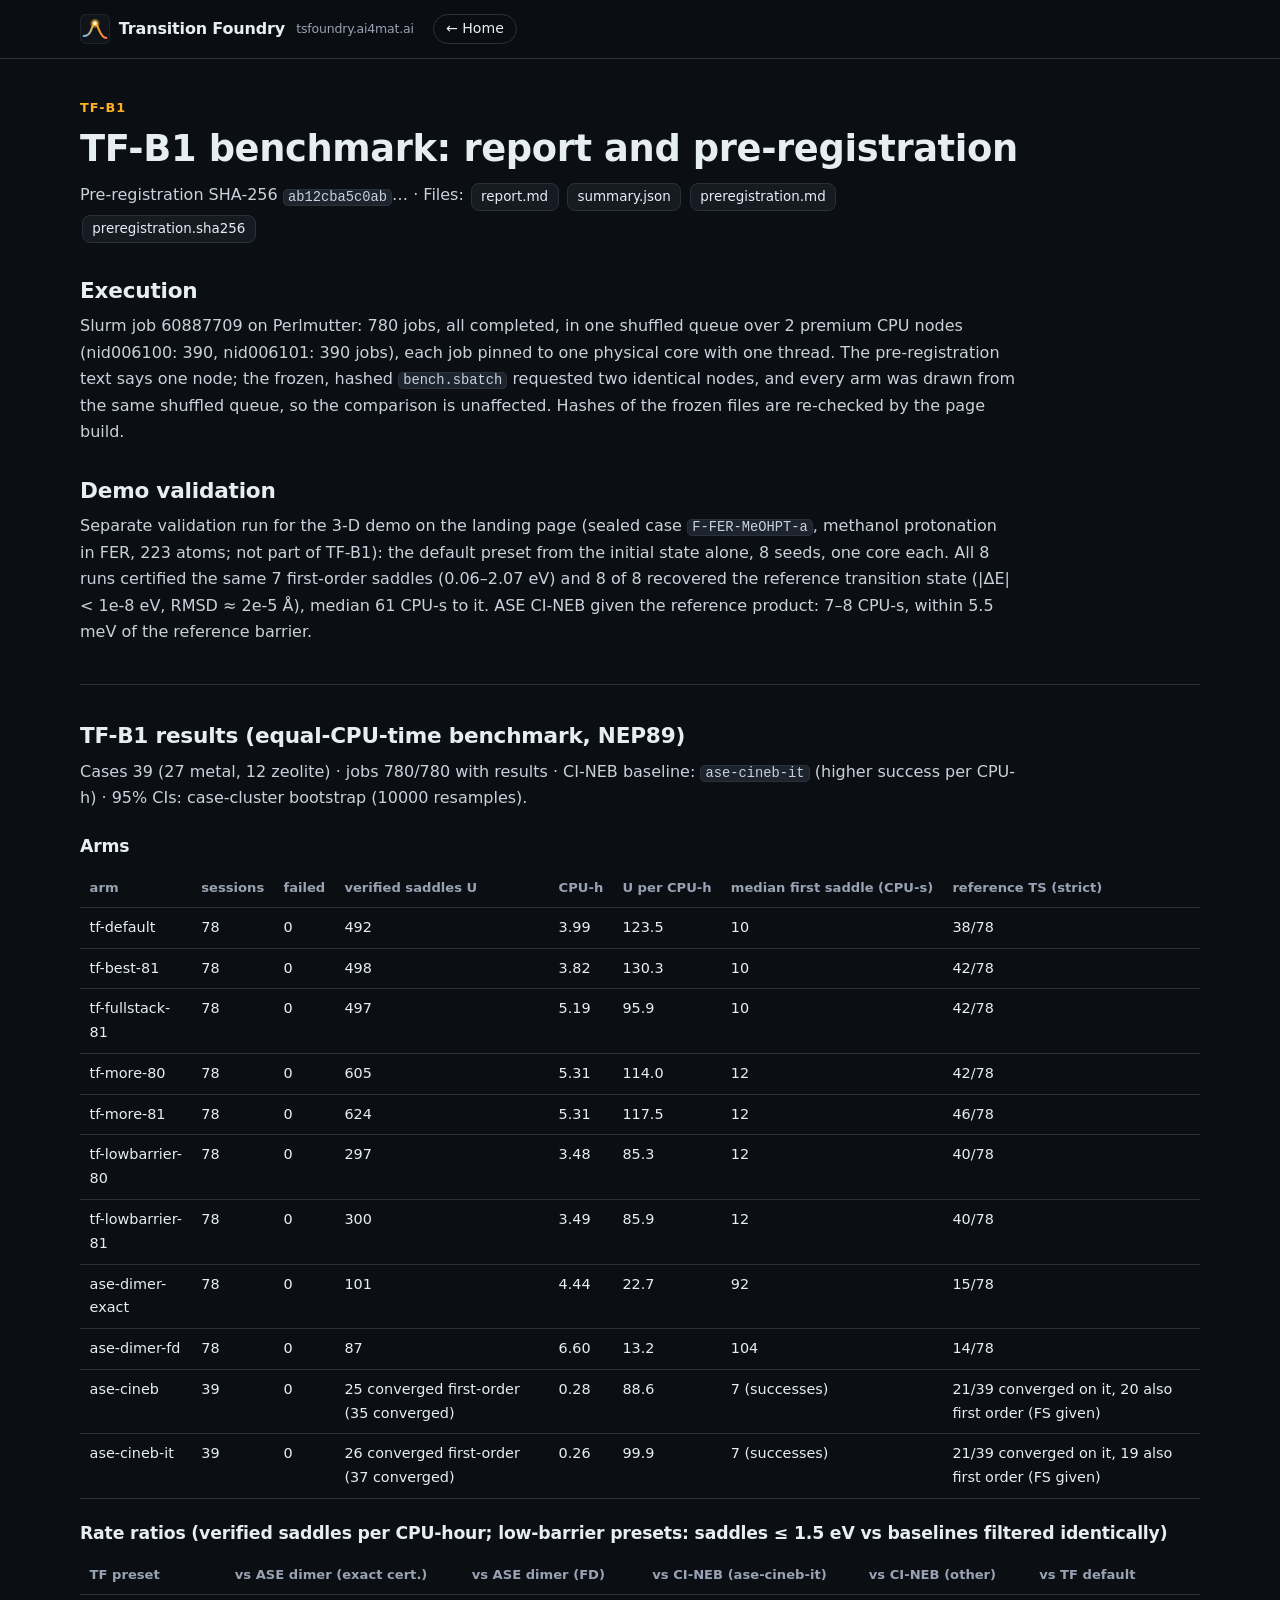
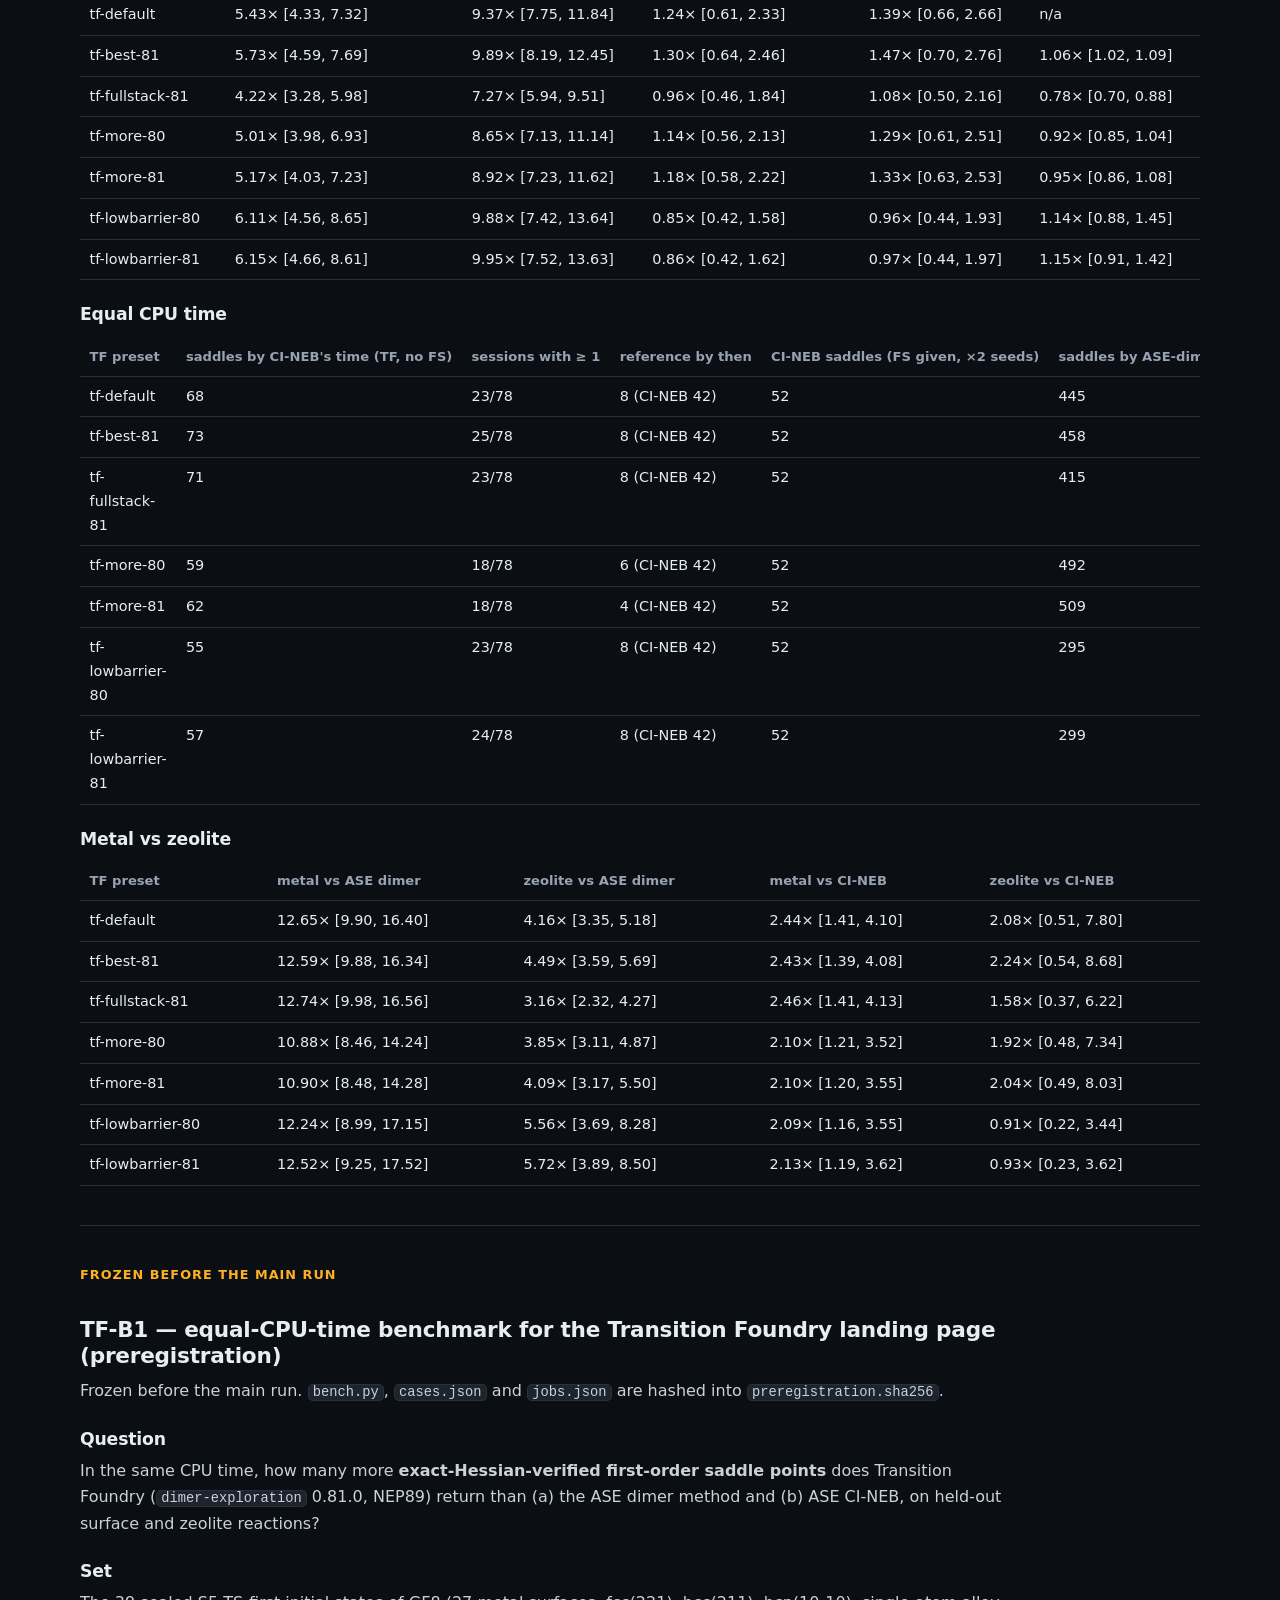
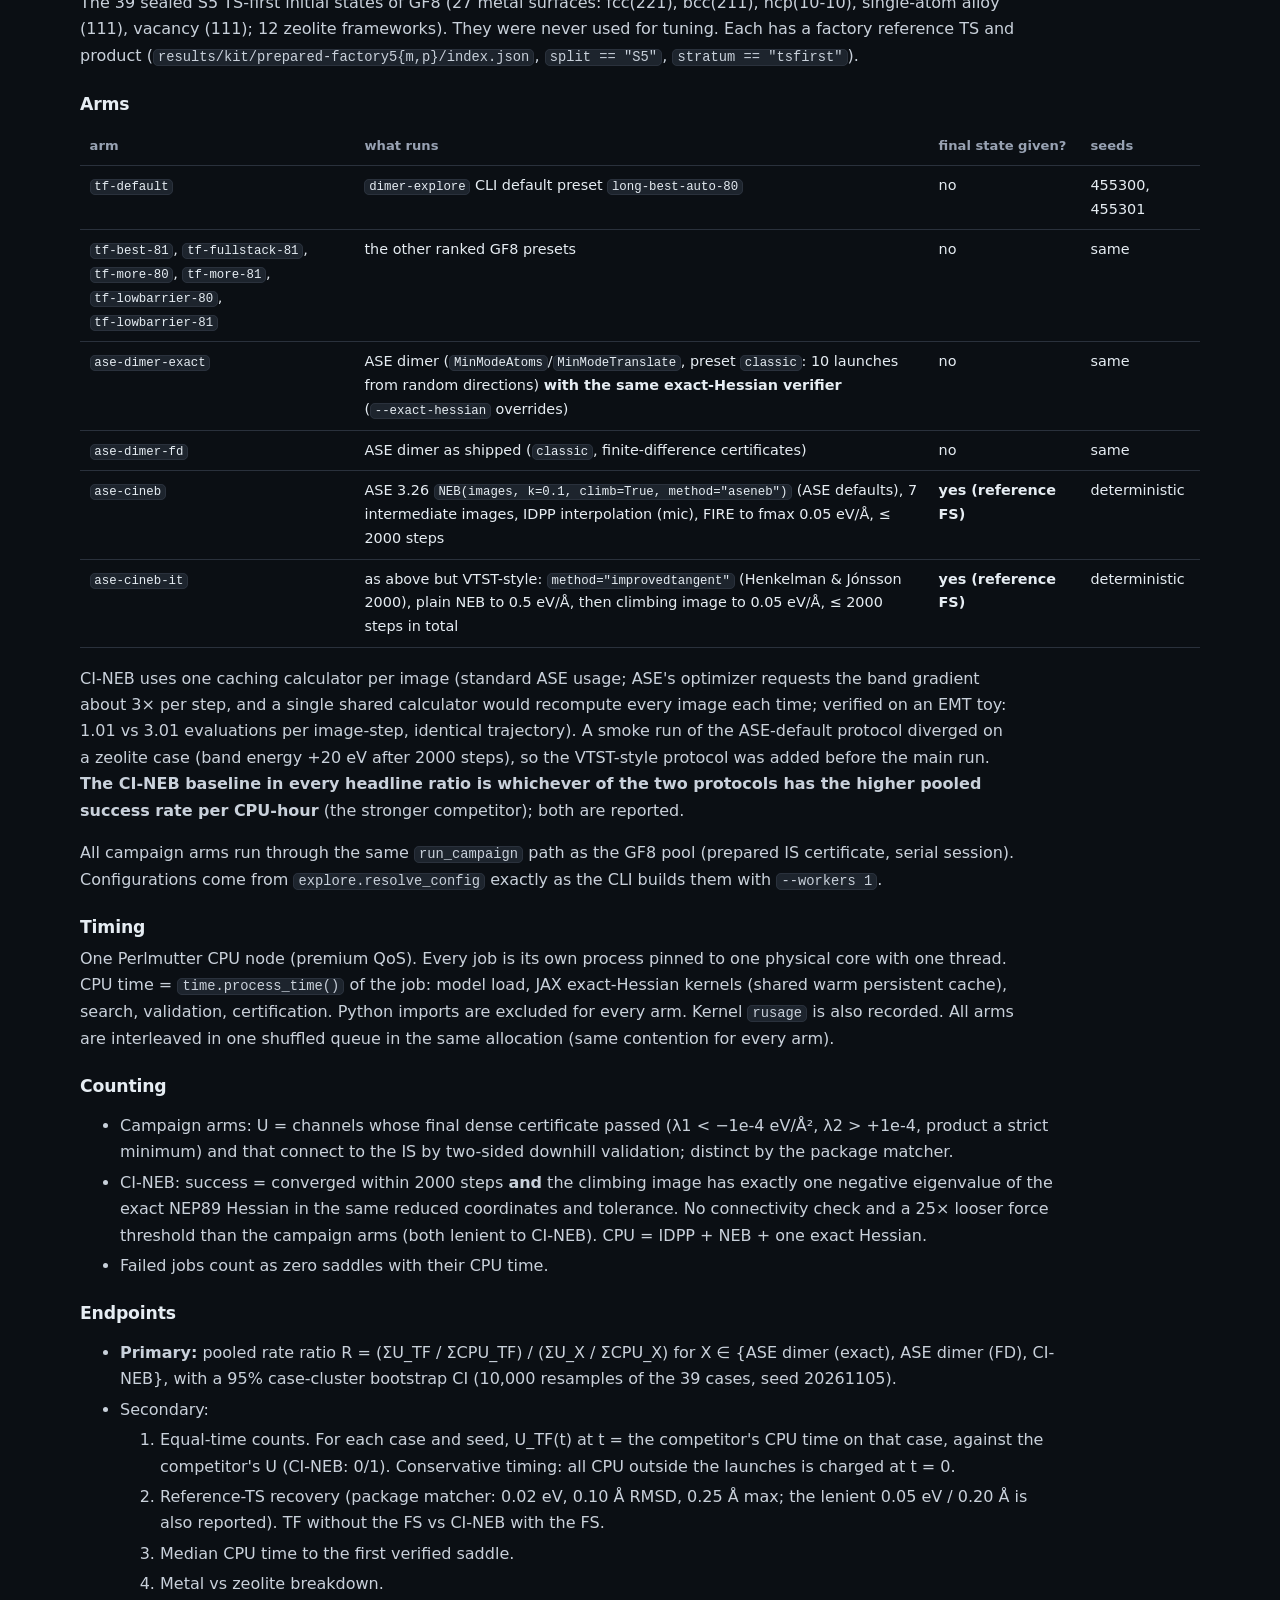
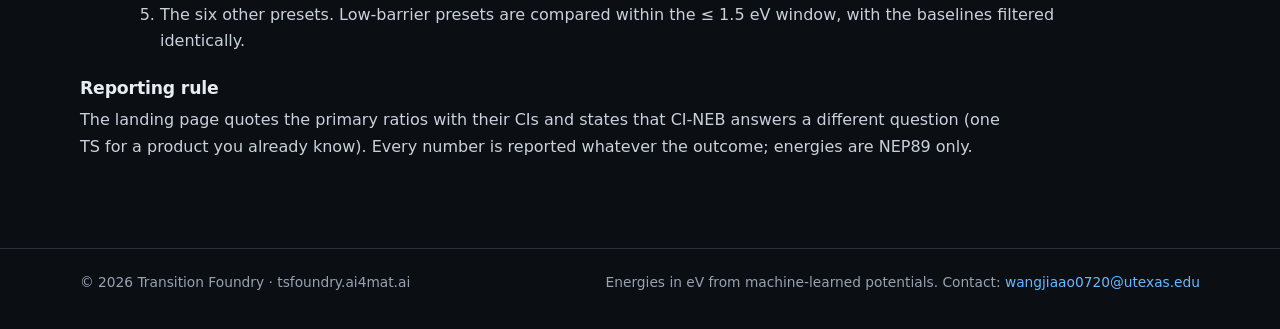
<file: tf-b1/index.html>
<!doctype html>
<html lang="en">
<head>
<meta charset="utf-8">
<meta name="viewport" content="width=device-width, initial-scale=1">
<title>TF-B1 benchmark: report and pre-registration · Transition Foundry</title>
<meta name="description" content="Pre-registered equal-CPU-time benchmark of Transition Foundry against the ASE dimer method and ASE CI-NEB on 39 sealed reactions.">
<link rel="canonical" href="https://jiaaowang-ut.github.io/tsfoundry/tf-b1/">
<meta property="og:type" content="website">
<meta property="og:site_name" content="Transition Foundry">
<meta property="og:title" content="TF-B1 benchmark: report and pre-registration · Transition Foundry">
<meta property="og:description" content="Pre-registered equal-CPU-time benchmark of Transition Foundry against the ASE dimer method and ASE CI-NEB on 39 sealed reactions.">
<meta property="og:url" content="https://jiaaowang-ut.github.io/tsfoundry/tf-b1/">
<meta property="og:locale" content="en_US">
<meta property="og:image" content="https://jiaaowang-ut.github.io/tsfoundry/assets/og.png">
<meta property="og:image:width" content="1200">
<meta property="og:image:height" content="630">
<meta name="twitter:card" content="summary_large_image">
<meta name="theme-color" content="#0b0f14">
<link rel="icon" href="../assets/favicon.svg" type="image/svg+xml">
<link rel="stylesheet" href="../assets/tsf.css?v=ae2964e40c">
</head>
<body>
<header class="topbar"><div class="wrap">
<a class="brand" href="../"><img src="../assets/logo.svg" alt="" width="30" height="30">Transition Foundry<small>tsfoundry.ai4mat.ai</small></a>
<a class="lang" href="../">← Home</a>
</div></header>
<main id="main" class="doc"><div class="wrap">
<div class="kicker">TF-B1</div>
<h1>TF-B1 benchmark: report and pre-registration</h1>
<p class="muted">Pre-registration SHA-256 <code>ab12cba5c0ab</code>… · Files: <a class="btn" href="report.md">report.md</a> <a class="btn" href="summary.json">summary.json</a> <a class="btn" href="preregistration.md">preregistration.md</a> <a class="btn" href="preregistration.sha256">preregistration.sha256</a></p>
<h2>Execution</h2>
<p>Slurm job 60887709 on Perlmutter: 780 jobs, all completed, in one shuffled queue over 2 premium CPU nodes (nid006100: 390, nid006101: 390 jobs), each job pinned to one physical core with one thread. The pre-registration text says one node; the frozen, hashed <code>bench.sbatch</code> requested two identical nodes, and every arm was drawn from the same shuffled queue, so the comparison is unaffected. Hashes of the frozen files are re-checked by the page build.</p>
<h2>Demo validation</h2>
<p>Separate validation run for the 3-D demo on the landing page (sealed case <code>F-FER-MeOHPT-a</code>, methanol protonation in FER, 223 atoms; not part of TF-B1): the default preset from the initial state alone, 8 seeds, one core each. All 8 runs certified the same 7 first-order saddles (0.06–2.07 eV) and 8 of 8 recovered the reference transition state (|ΔE| &lt; 1e-8 eV, RMSD ≈ 2e-5 Å), median 61 CPU-s to it. ASE CI-NEB given the reference product: 7–8 CPU-s, within 5.5 meV of the reference barrier.</p>
<hr>
<h2>TF-B1 results (equal-CPU-time benchmark, NEP89)</h2>
<p>Cases 39 (27 metal, 12 zeolite) · jobs 780/780 with results · CI-NEB baseline: <code>ase-cineb-it</code> (higher success per CPU-h) · 95% CIs: case-cluster bootstrap (10000 resamples).</p>
<h3>Arms</h3>
<div class="scroll-x"><table class="grid"><thead><tr><th>arm</th><th>sessions</th><th>failed</th><th>verified saddles U</th><th>CPU-h</th><th>U per CPU-h</th><th>median first saddle (CPU-s)</th><th>reference TS (strict)</th></tr></thead><tbody><tr><td>tf-default</td><td>78</td><td>0</td><td>492</td><td>3.99</td><td>123.5</td><td>10</td><td>38/78</td></tr><tr><td>tf-best-81</td><td>78</td><td>0</td><td>498</td><td>3.82</td><td>130.3</td><td>10</td><td>42/78</td></tr><tr><td>tf-fullstack-81</td><td>78</td><td>0</td><td>497</td><td>5.19</td><td>95.9</td><td>10</td><td>42/78</td></tr><tr><td>tf-more-80</td><td>78</td><td>0</td><td>605</td><td>5.31</td><td>114.0</td><td>12</td><td>42/78</td></tr><tr><td>tf-more-81</td><td>78</td><td>0</td><td>624</td><td>5.31</td><td>117.5</td><td>12</td><td>46/78</td></tr><tr><td>tf-lowbarrier-80</td><td>78</td><td>0</td><td>297</td><td>3.48</td><td>85.3</td><td>12</td><td>40/78</td></tr><tr><td>tf-lowbarrier-81</td><td>78</td><td>0</td><td>300</td><td>3.49</td><td>85.9</td><td>12</td><td>40/78</td></tr><tr><td>ase-dimer-exact</td><td>78</td><td>0</td><td>101</td><td>4.44</td><td>22.7</td><td>92</td><td>15/78</td></tr><tr><td>ase-dimer-fd</td><td>78</td><td>0</td><td>87</td><td>6.60</td><td>13.2</td><td>104</td><td>14/78</td></tr><tr><td>ase-cineb</td><td>39</td><td>0</td><td>25 converged first-order (35 converged)</td><td>0.28</td><td>88.6</td><td>7 (successes)</td><td>21/39 converged on it, 20 also first order (FS given)</td></tr><tr><td>ase-cineb-it</td><td>39</td><td>0</td><td>26 converged first-order (37 converged)</td><td>0.26</td><td>99.9</td><td>7 (successes)</td><td>21/39 converged on it, 19 also first order (FS given)</td></tr></tbody></table></div>
<h3>Rate ratios (verified saddles per CPU-hour; low-barrier presets: saddles ≤ 1.5 eV vs baselines filtered identically)</h3>
<div class="scroll-x"><table class="grid"><thead><tr><th>TF preset</th><th>vs ASE dimer (exact cert.)</th><th>vs ASE dimer (FD)</th><th>vs CI-NEB (ase-cineb-it)</th><th>vs CI-NEB (other)</th><th>vs TF default</th></tr></thead><tbody><tr><td>tf-default</td><td>5.43× [4.33, 7.32]</td><td>9.37× [7.75, 11.84]</td><td>1.24× [0.61, 2.33]</td><td>1.39× [0.66, 2.66]</td><td>n/a</td></tr><tr><td>tf-best-81</td><td>5.73× [4.59, 7.69]</td><td>9.89× [8.19, 12.45]</td><td>1.30× [0.64, 2.46]</td><td>1.47× [0.70, 2.76]</td><td>1.06× [1.02, 1.09]</td></tr><tr><td>tf-fullstack-81</td><td>4.22× [3.28, 5.98]</td><td>7.27× [5.94, 9.51]</td><td>0.96× [0.46, 1.84]</td><td>1.08× [0.50, 2.16]</td><td>0.78× [0.70, 0.88]</td></tr><tr><td>tf-more-80</td><td>5.01× [3.98, 6.93]</td><td>8.65× [7.13, 11.14]</td><td>1.14× [0.56, 2.13]</td><td>1.29× [0.61, 2.51]</td><td>0.92× [0.85, 1.04]</td></tr><tr><td>tf-more-81</td><td>5.17× [4.03, 7.23]</td><td>8.92× [7.23, 11.62]</td><td>1.18× [0.58, 2.22]</td><td>1.33× [0.63, 2.53]</td><td>0.95× [0.86, 1.08]</td></tr><tr><td>tf-lowbarrier-80</td><td>6.11× [4.56, 8.65]</td><td>9.88× [7.42, 13.64]</td><td>0.85× [0.42, 1.58]</td><td>0.96× [0.44, 1.93]</td><td>1.14× [0.88, 1.45]</td></tr><tr><td>tf-lowbarrier-81</td><td>6.15× [4.66, 8.61]</td><td>9.95× [7.52, 13.63]</td><td>0.86× [0.42, 1.62]</td><td>0.97× [0.44, 1.97]</td><td>1.15× [0.91, 1.42]</td></tr></tbody></table></div>
<h3>Equal CPU time</h3>
<div class="scroll-x"><table class="grid"><thead><tr><th>TF preset</th><th>saddles by CI-NEB's time (TF, no FS)</th><th>sessions with ≥ 1</th><th>reference by then</th><th>CI-NEB saddles (FS given, ×2 seeds)</th><th>saddles by ASE-dimer's time</th><th>ASE dimer saddles</th></tr></thead><tbody><tr><td>tf-default</td><td>68</td><td>23/78</td><td>8 (CI-NEB 42)</td><td>52</td><td>445</td><td>101</td></tr><tr><td>tf-best-81</td><td>73</td><td>25/78</td><td>8 (CI-NEB 42)</td><td>52</td><td>458</td><td>101</td></tr><tr><td>tf-fullstack-81</td><td>71</td><td>23/78</td><td>8 (CI-NEB 42)</td><td>52</td><td>415</td><td>101</td></tr><tr><td>tf-more-80</td><td>59</td><td>18/78</td><td>6 (CI-NEB 42)</td><td>52</td><td>492</td><td>101</td></tr><tr><td>tf-more-81</td><td>62</td><td>18/78</td><td>4 (CI-NEB 42)</td><td>52</td><td>509</td><td>101</td></tr><tr><td>tf-lowbarrier-80</td><td>55</td><td>23/78</td><td>8 (CI-NEB 42)</td><td>52</td><td>295</td><td>62</td></tr><tr><td>tf-lowbarrier-81</td><td>57</td><td>24/78</td><td>8 (CI-NEB 42)</td><td>52</td><td>299</td><td>62</td></tr></tbody></table></div>
<h3>Metal vs zeolite</h3>
<div class="scroll-x"><table class="grid"><thead><tr><th>TF preset</th><th>metal vs ASE dimer</th><th>zeolite vs ASE dimer</th><th>metal vs CI-NEB</th><th>zeolite vs CI-NEB</th></tr></thead><tbody><tr><td>tf-default</td><td>12.65× [9.90, 16.40]</td><td>4.16× [3.35, 5.18]</td><td>2.44× [1.41, 4.10]</td><td>2.08× [0.51, 7.80]</td></tr><tr><td>tf-best-81</td><td>12.59× [9.88, 16.34]</td><td>4.49× [3.59, 5.69]</td><td>2.43× [1.39, 4.08]</td><td>2.24× [0.54, 8.68]</td></tr><tr><td>tf-fullstack-81</td><td>12.74× [9.98, 16.56]</td><td>3.16× [2.32, 4.27]</td><td>2.46× [1.41, 4.13]</td><td>1.58× [0.37, 6.22]</td></tr><tr><td>tf-more-80</td><td>10.88× [8.46, 14.24]</td><td>3.85× [3.11, 4.87]</td><td>2.10× [1.21, 3.52]</td><td>1.92× [0.48, 7.34]</td></tr><tr><td>tf-more-81</td><td>10.90× [8.48, 14.28]</td><td>4.09× [3.17, 5.50]</td><td>2.10× [1.20, 3.55]</td><td>2.04× [0.49, 8.03]</td></tr><tr><td>tf-lowbarrier-80</td><td>12.24× [8.99, 17.15]</td><td>5.56× [3.69, 8.28]</td><td>2.09× [1.16, 3.55]</td><td>0.91× [0.22, 3.44]</td></tr><tr><td>tf-lowbarrier-81</td><td>12.52× [9.25, 17.52]</td><td>5.72× [3.89, 8.50]</td><td>2.13× [1.19, 3.62]</td><td>0.93× [0.23, 3.62]</td></tr></tbody></table></div>
<hr>
<div class="kicker">Frozen before the main run</div>
<h2>TF-B1 — equal-CPU-time benchmark for the Transition Foundry landing page (preregistration)</h2>
<p>Frozen before the main run. <code>bench.py</code>, <code>cases.json</code> and <code>jobs.json</code> are hashed into <code>preregistration.sha256</code>.</p>
<h3>Question</h3>
<p>In the same CPU time, how many more <b>exact-Hessian-verified first-order saddle points</b> does Transition Foundry (<code>dimer-exploration</code> 0.81.0, NEP89) return than (a) the ASE dimer method and (b) ASE CI-NEB, on held-out surface and zeolite reactions?</p>
<h3>Set</h3>
<p>The 39 sealed S5 TS-first initial states of GF8 (27 metal surfaces: fcc(221), bcc(211), hcp(10-10), single-atom alloy (111), vacancy (111); 12 zeolite frameworks). They were never used for tuning. Each has a factory reference TS and product (<code>results/kit/prepared-factory5{m,p}/index.json</code>, <code>split == "S5"</code>, <code>stratum == "tsfirst"</code>).</p>
<h3>Arms</h3>
<div class="scroll-x"><table class="grid"><thead><tr><th>arm</th><th>what runs</th><th>final state given?</th><th>seeds</th></tr></thead><tbody><tr><td><code>tf-default</code></td><td><code>dimer-explore</code> CLI default preset <code>long-best-auto-80</code></td><td>no</td><td>455300, 455301</td></tr><tr><td><code>tf-best-81</code>, <code>tf-fullstack-81</code>, <code>tf-more-80</code>, <code>tf-more-81</code>, <code>tf-lowbarrier-80</code>, <code>tf-lowbarrier-81</code></td><td>the other ranked GF8 presets</td><td>no</td><td>same</td></tr><tr><td><code>ase-dimer-exact</code></td><td>ASE dimer (<code>MinModeAtoms</code>/<code>MinModeTranslate</code>, preset <code>classic</code>: 10 launches from random directions) <b>with the same exact-Hessian verifier</b> (<code>--exact-hessian</code> overrides)</td><td>no</td><td>same</td></tr><tr><td><code>ase-dimer-fd</code></td><td>ASE dimer as shipped (<code>classic</code>, finite-difference certificates)</td><td>no</td><td>same</td></tr><tr><td><code>ase-cineb</code></td><td>ASE 3.26 <code>NEB(images, k=0.1, climb=True, method="aseneb")</code> (ASE defaults), 7 intermediate images, IDPP interpolation (mic), FIRE to fmax 0.05 eV/Å, ≤ 2000 steps</td><td><b>yes (reference FS)</b></td><td>deterministic</td></tr><tr><td><code>ase-cineb-it</code></td><td>as above but VTST-style: <code>method="improvedtangent"</code> (Henkelman &amp; Jónsson 2000), plain NEB to 0.5 eV/Å, then climbing image to 0.05 eV/Å, ≤ 2000 steps in total</td><td><b>yes (reference FS)</b></td><td>deterministic</td></tr></tbody></table></div>
<p>CI-NEB uses one caching calculator per image (standard ASE usage; ASE's optimizer requests the band gradient about 3× per step, and a single shared calculator would recompute every image each time; verified on an EMT toy: 1.01 vs 3.01 evaluations per image-step, identical trajectory). A smoke run of the ASE-default protocol diverged on a zeolite case (band energy +20 eV after 2000 steps), so the VTST-style protocol was added before the main run. <b>The CI-NEB baseline in every headline ratio is whichever of the two protocols has the higher pooled success rate per CPU-hour</b> (the stronger competitor); both are reported.</p>
<p>All campaign arms run through the same <code>run_campaign</code> path as the GF8 pool (prepared IS certificate, serial session). Configurations come from <code>explore.resolve_config</code> exactly as the CLI builds them with <code>--workers 1</code>.</p>
<h3>Timing</h3>
<p>One Perlmutter CPU node (premium QoS). Every job is its own process pinned to one physical core with one thread. CPU time = <code>time.process_time()</code> of the job: model load, JAX exact-Hessian kernels (shared warm persistent cache), search, validation, certification. Python imports are excluded for every arm. Kernel <code>rusage</code> is also recorded. All arms are interleaved in one shuffled queue in the same allocation (same contention for every arm).</p>
<h3>Counting</h3>
<ul><li>Campaign arms: U = channels whose final dense certificate passed (λ1 &lt; −1e-4 eV/Å², λ2 &gt; +1e-4, product a strict minimum) and that connect to the IS by two-sided downhill validation; distinct by the package matcher.</li><li>CI-NEB: success = converged within 2000 steps <b>and</b> the climbing image has exactly one negative eigenvalue of the exact NEP89 Hessian in the same reduced coordinates and tolerance. No connectivity check and a 25× looser force threshold than the campaign arms (both lenient to CI-NEB). CPU = IDPP + NEB + one exact Hessian.</li><li>Failed jobs count as zero saddles with their CPU time.</li></ul>
<h3>Endpoints</h3>
<ul><li><b>Primary:</b> pooled rate ratio R = (ΣU_TF / ΣCPU_TF) / (ΣU_X / ΣCPU_X) for X ∈ {ASE dimer (exact), ASE dimer (FD), CI-NEB}, with a 95% case-cluster bootstrap CI (10,000 resamples of the 39 cases, seed 20261105).</li><li>Secondary:<ol><li>Equal-time counts. For each case and seed, U_TF(t) at t = the competitor's CPU time on that case, against the competitor's U (CI-NEB: 0/1). Conservative timing: all CPU outside the launches is charged at t = 0.</li><li>Reference-TS recovery (package matcher: 0.02 eV, 0.10 Å RMSD, 0.25 Å max; the lenient 0.05 eV / 0.20 Å is also reported). TF without the FS vs CI-NEB with the FS.</li><li>Median CPU time to the first verified saddle.</li><li>Metal vs zeolite breakdown.</li><li>The six other presets. Low-barrier presets are compared within the ≤ 1.5 eV window, with the baselines filtered identically.</li></ol></li></ul>
<h3>Reporting rule</h3>
<p>The landing page quotes the primary ratios with their CIs and states that CI-NEB answers a different question (one TS for a product you already know). Every number is reported whatever the outcome; energies are NEP89 only.</p>
</div></main>
<footer><div class="wrap"><span>© 2026 Transition Foundry · tsfoundry.ai4mat.ai</span><span>Energies in eV from machine-learned potentials. Contact: <a href="mailto:wangjiaao0720@utexas.edu">wangjiaao0720@utexas.edu</a></span></div></footer>
</body>
</html>
</file>
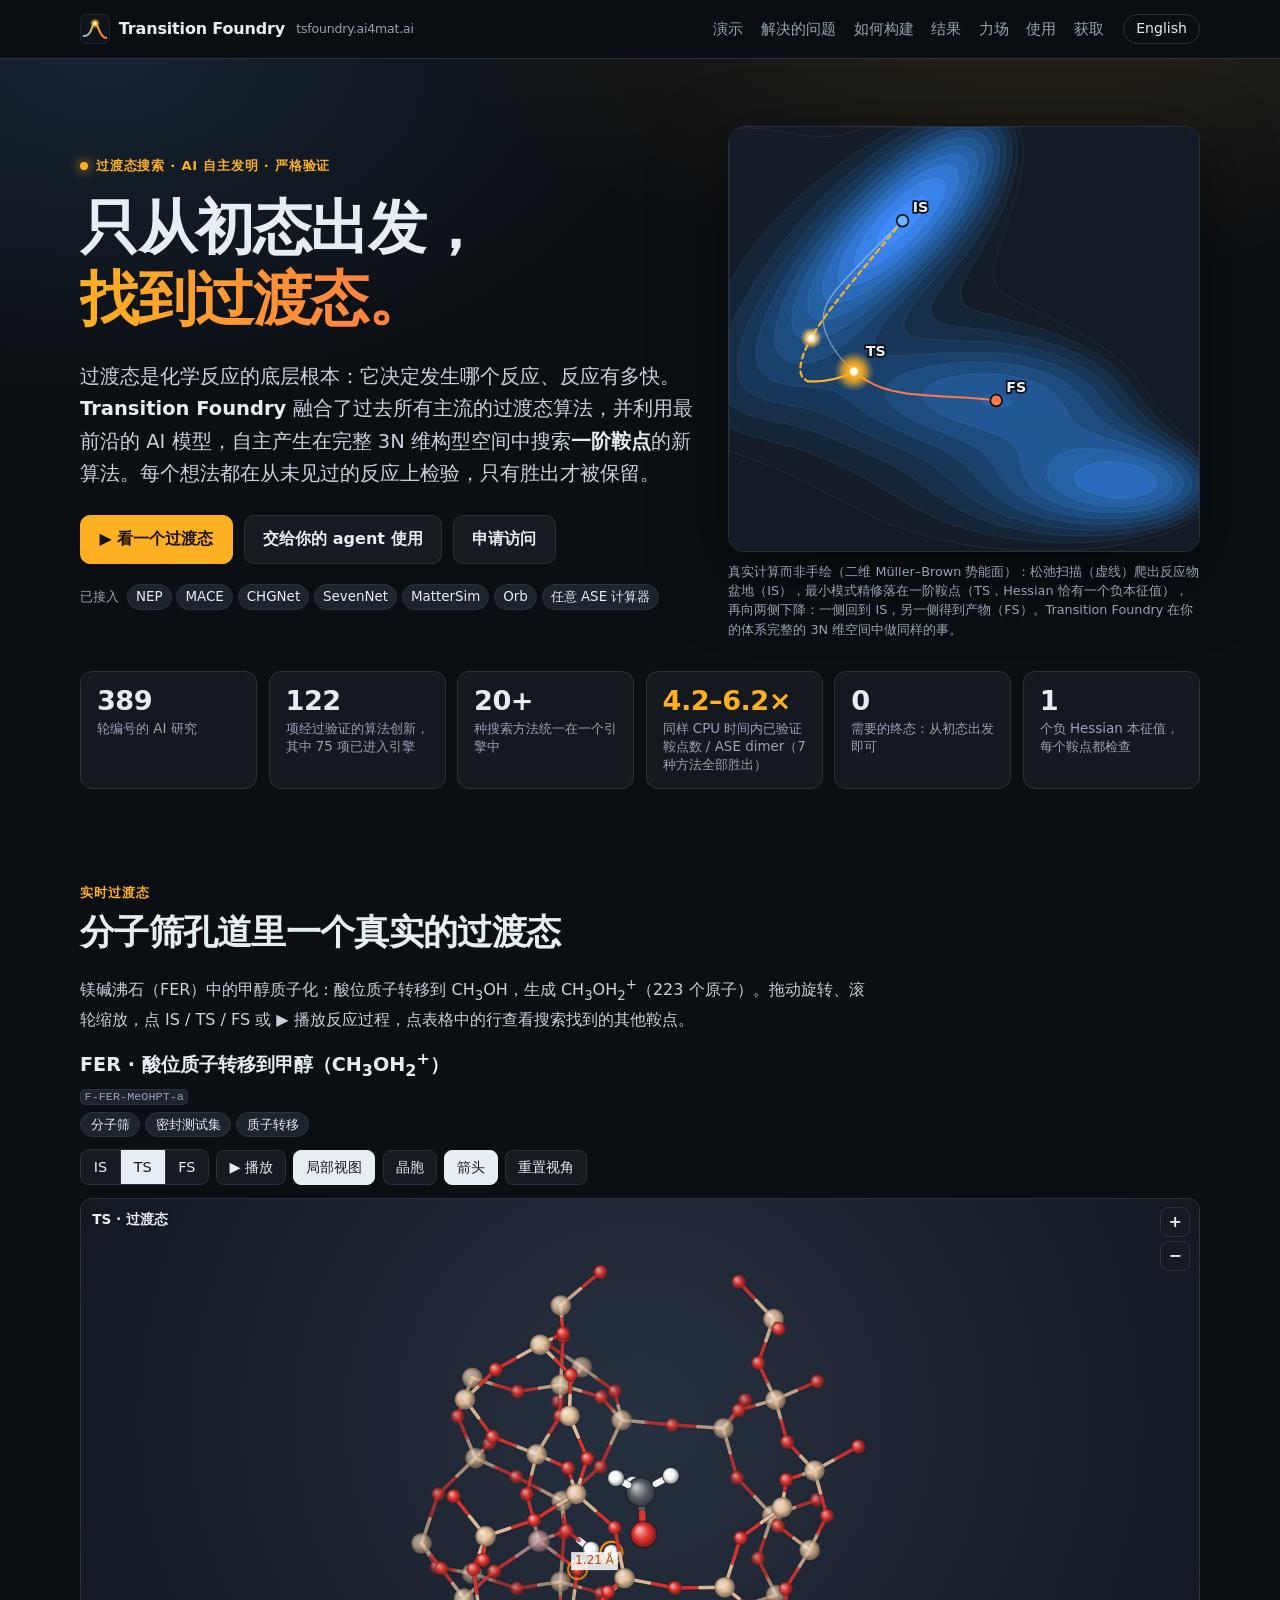
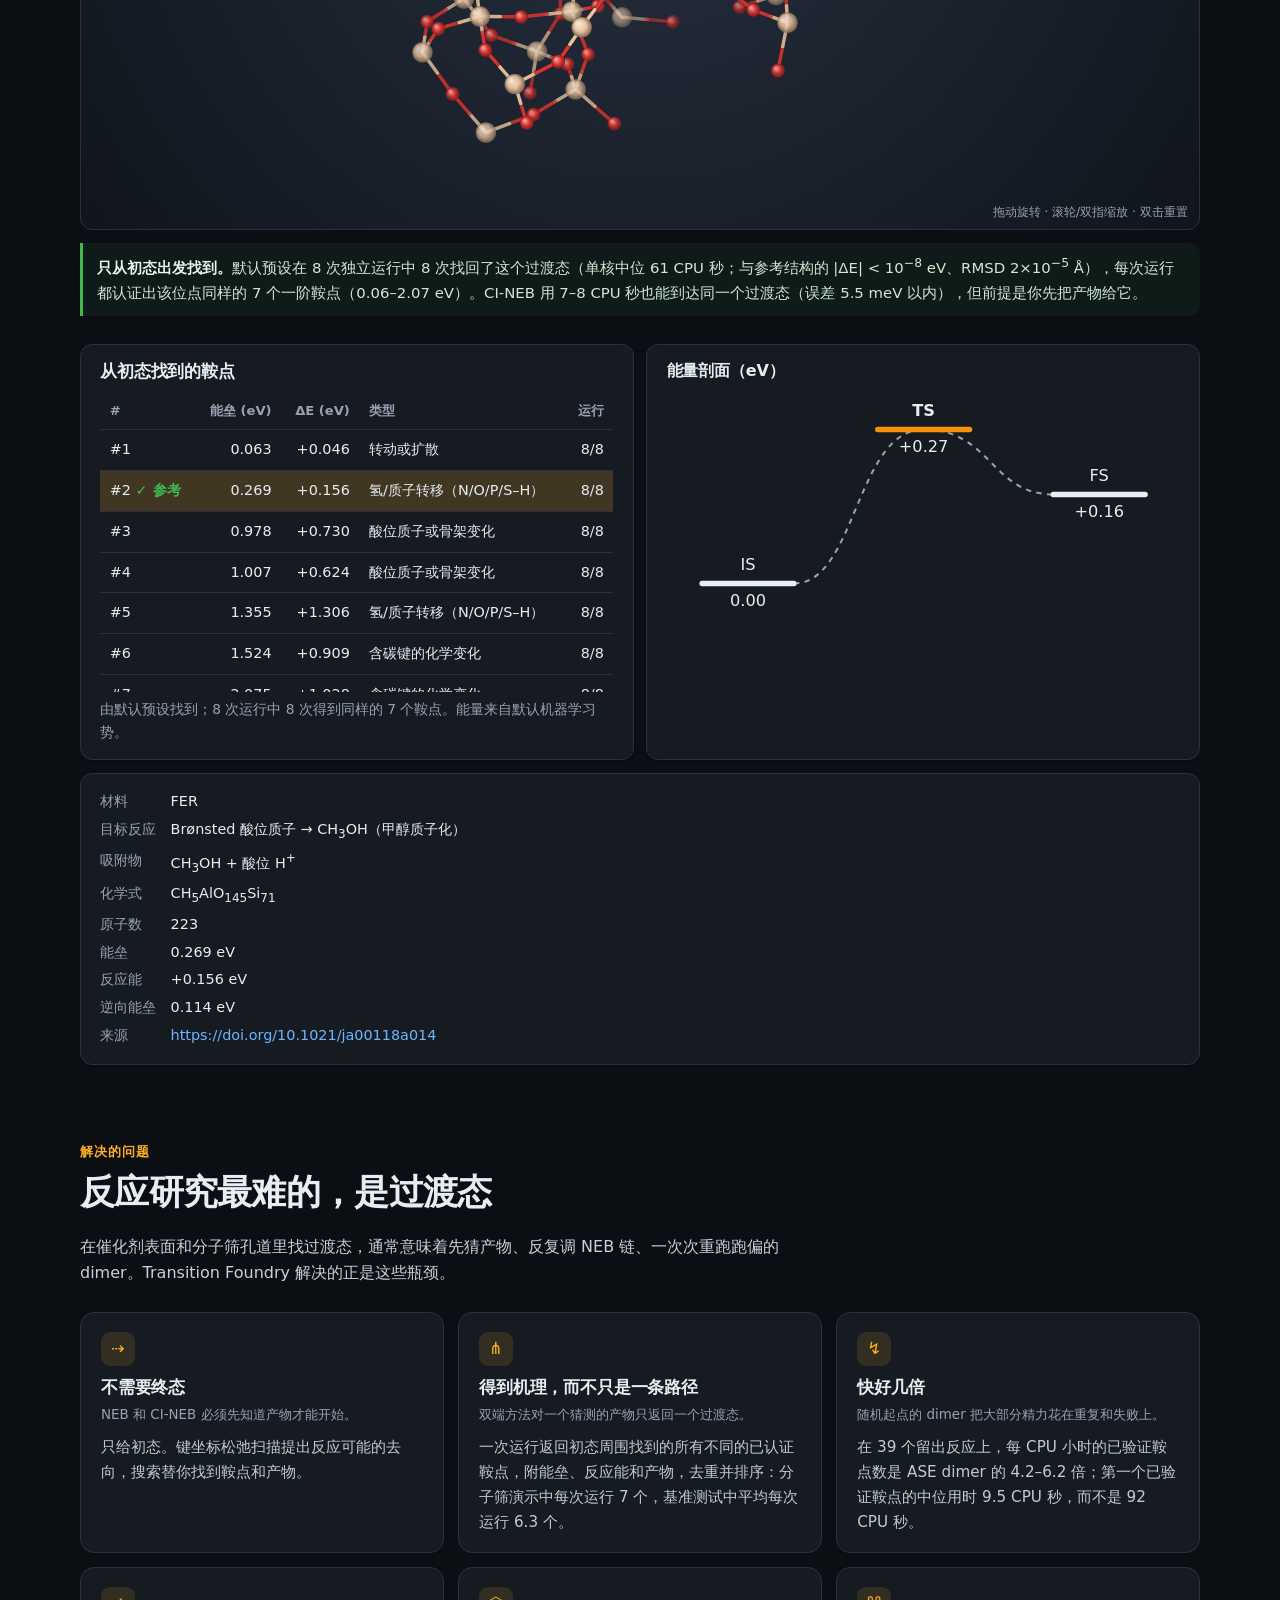
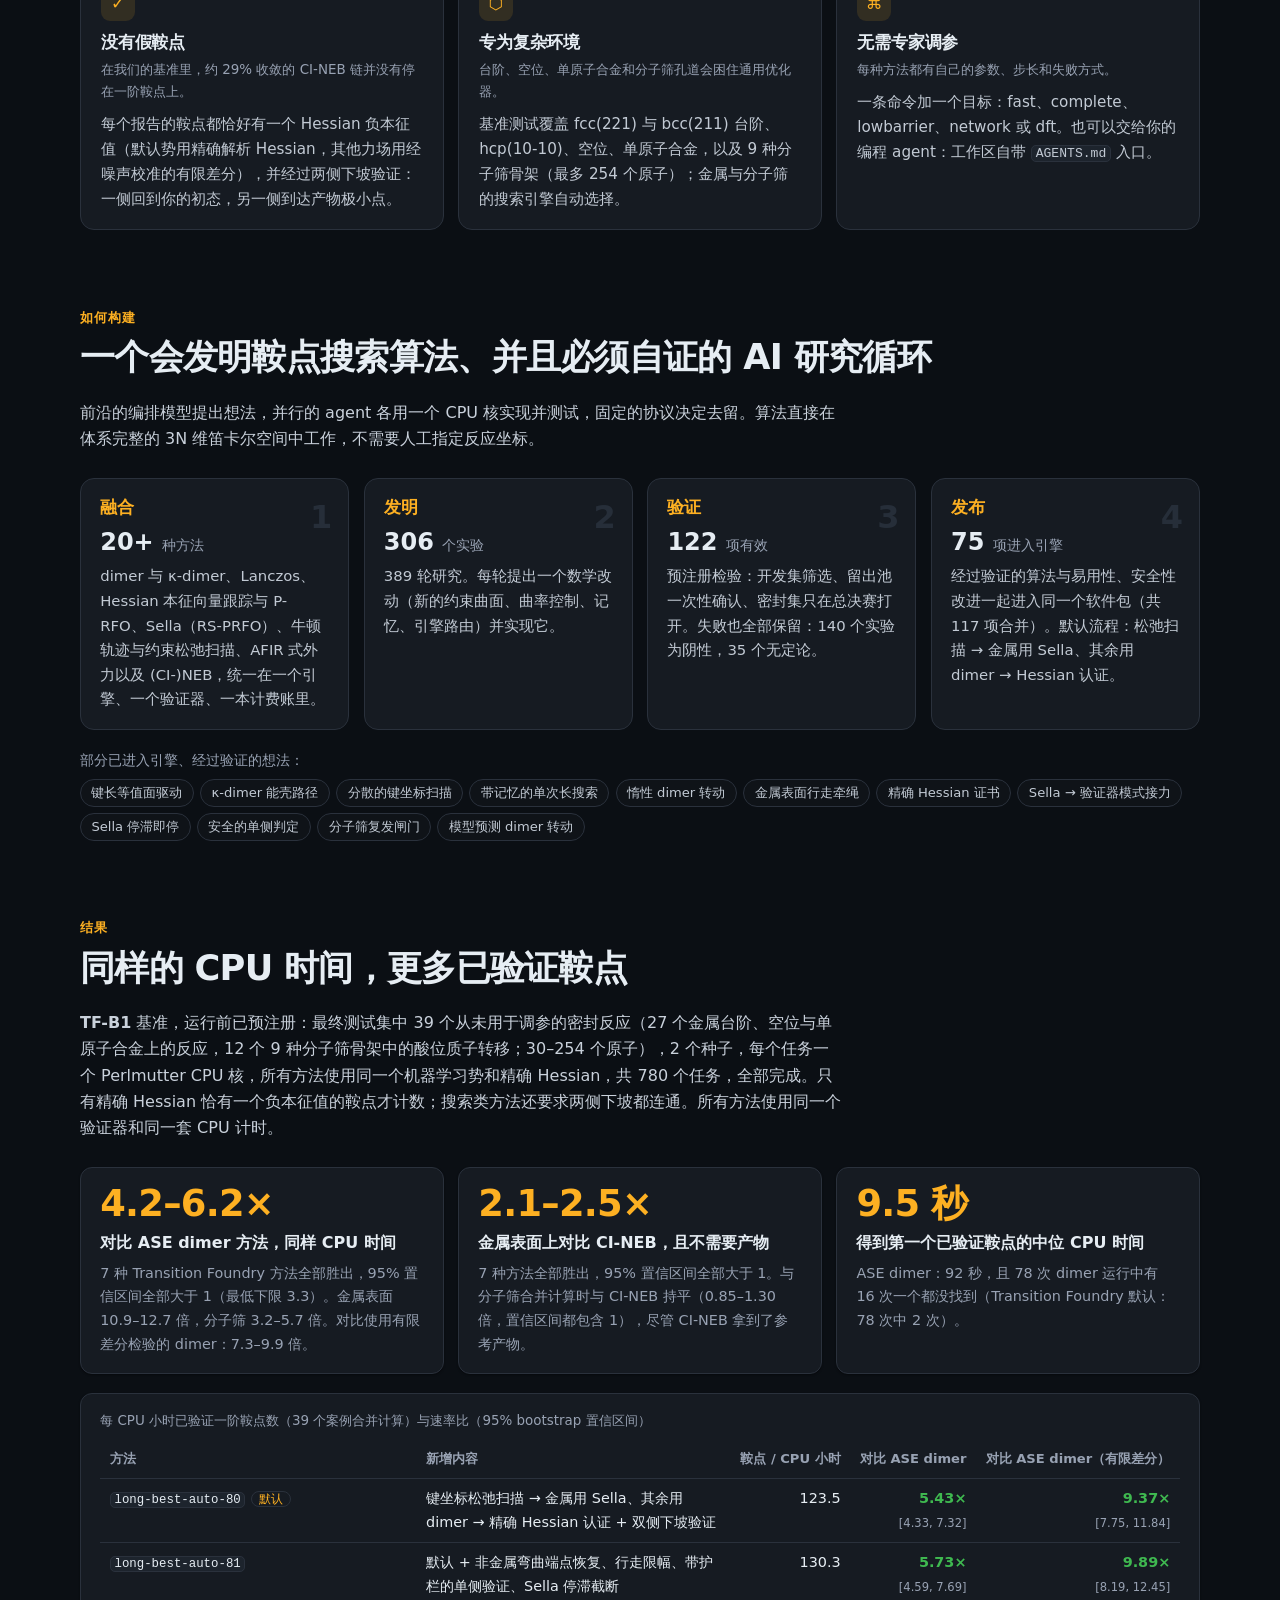
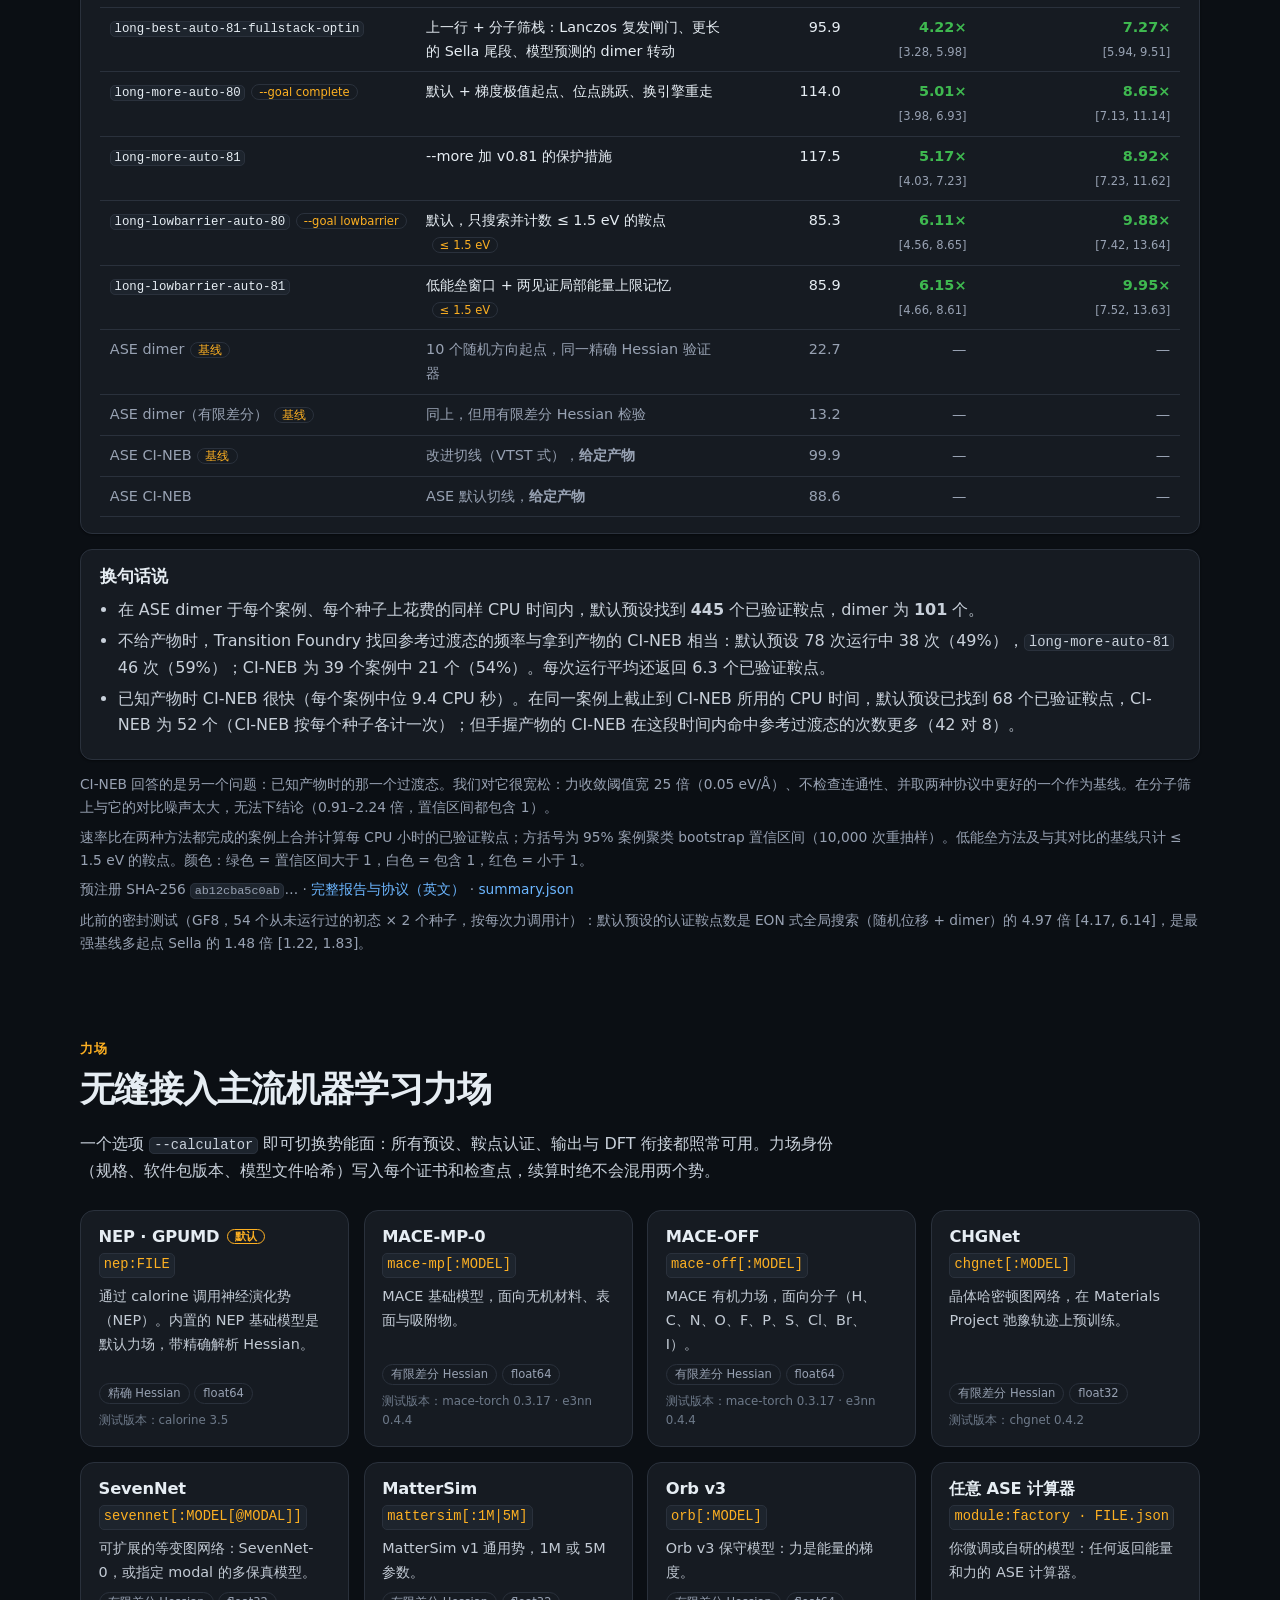
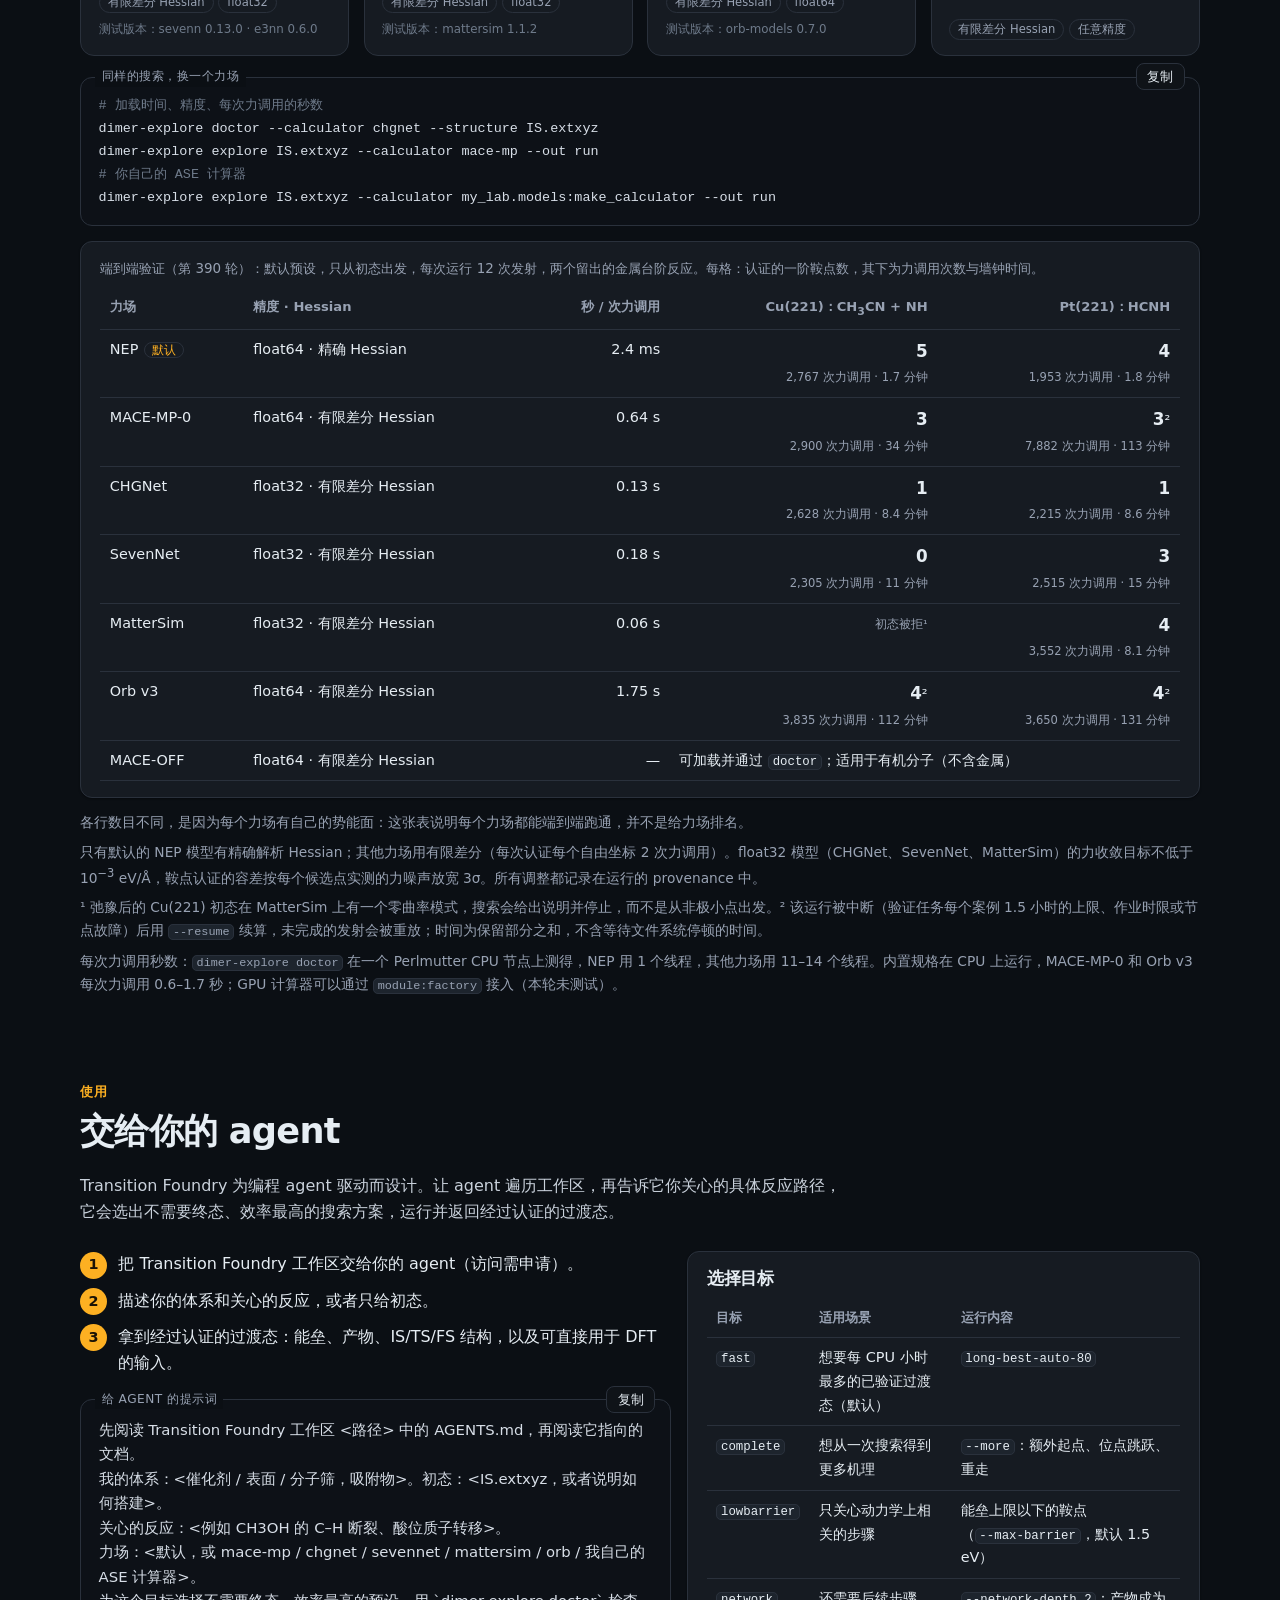
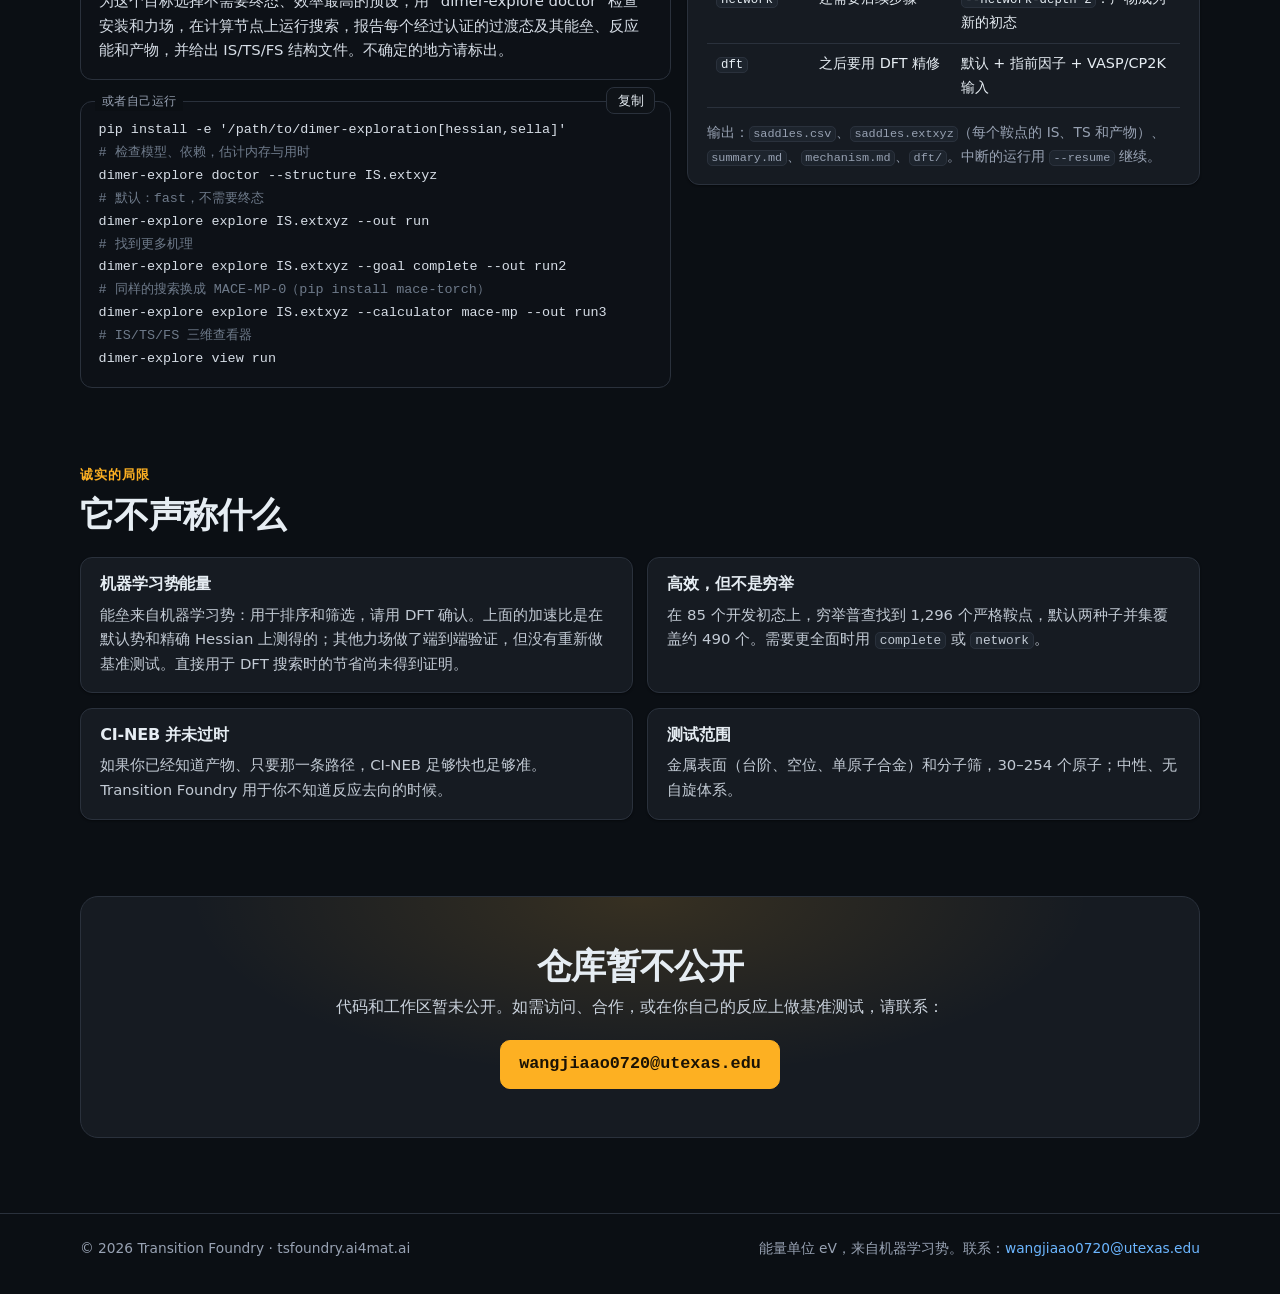
<file: zh.html>
<!doctype html>
<html lang="zh-CN">
<head>
<meta charset="utf-8">
<meta name="viewport" content="width=device-width, initial-scale=1">
<title>Transition Foundry · 只从初态出发找到过渡态</title>
<meta name="description" content="Transition Foundry 融合主流过渡态算法，由前沿 AI 模型自主发明并验证新的 3N 维鞍点搜索算法。在 39 个留出的表面与分子筛反应上，测试的 7 种方法在同样 CPU 时间内找到的已验证一阶鞍点全部是 ASE dimer 的 4.2–6.2 倍，而且不需要终态。">
<link rel="canonical" href="https://jiaaowang-ut.github.io/tsfoundry/zh.html">
<link rel="alternate" hreflang="en" href="https://jiaaowang-ut.github.io/tsfoundry/">
<link rel="alternate" hreflang="zh-CN" href="https://jiaaowang-ut.github.io/tsfoundry/zh.html">
<link rel="alternate" hreflang="x-default" href="https://jiaaowang-ut.github.io/tsfoundry/">
<meta property="og:type" content="website">
<meta property="og:site_name" content="Transition Foundry">
<meta property="og:title" content="Transition Foundry · 只从初态出发找到过渡态">
<meta property="og:description" content="Transition Foundry 融合主流过渡态算法，由前沿 AI 模型自主发明并验证新的 3N 维鞍点搜索算法。在 39 个留出的表面与分子筛反应上，测试的 7 种方法在同样 CPU 时间内找到的已验证一阶鞍点全部是 ASE dimer 的 4.2–6.2 倍，而且不需要终态。">
<meta property="og:url" content="https://jiaaowang-ut.github.io/tsfoundry/zh.html">
<meta property="og:locale" content="zh_CN">
<meta property="og:image" content="https://jiaaowang-ut.github.io/tsfoundry/assets/og.png">
<meta property="og:image:width" content="1200">
<meta property="og:image:height" content="630">
<meta name="twitter:card" content="summary_large_image">
<meta name="theme-color" content="#0b0f14">
<link rel="icon" href="assets/favicon.svg" type="image/svg+xml">
<link rel="stylesheet" href="assets/tsf.css?v=ae2964e40c">
</head>
<body>
<a class="skip" href="#main">跳到正文</a>
<header class="topbar"><div class="wrap">
<a class="brand" href="zh.html"><img src="assets/logo.svg" alt="" width="30" height="30">Transition Foundry<small>tsfoundry.ai4mat.ai</small></a>
<nav class="nav" aria-label="页面导航"><a href="#demo">演示</a><a href="#problems">解决的问题</a><a href="#how">如何构建</a><a href="#results">结果</a><a href="#forcefields">力场</a><a href="#use">使用</a><a href="#access">获取</a></nav>
<a class="lang" href="./" hreflang="en" lang="en">English</a>
</div></header>
<main id="main">
<section class="hero" id="top"><div class="wrap">
<div class="hero-grid">
<div>
<div class="eyebrow">过渡态搜索 · AI 自主发明 · 严格验证</div>
<h1>只从初态出发，<em>找到过渡态。</em></h1>
<p class="lead">过渡态是化学反应的底层根本：它决定发生哪个反应、反应有多快。<b>Transition Foundry</b> 融合了过去所有主流的过渡态算法，并利用最前沿的 AI 模型，自主产生在完整 3N 维构型空间中搜索<b>一阶鞍点</b>的新算法。每个想法都在从未见过的反应上检验，只有胜出才被保留。</p>
<div class="cta"><a class="button primary" href="#demo">▶ 看一个过渡态</a><a class="button" href="#use">交给你的 agent 使用</a><a class="button" href="#access">申请访问</a></div>
<div class="works"><span>已接入</span><a href="#forcefields">NEP</a><a href="#forcefields">MACE</a><a href="#forcefields">CHGNet</a><a href="#forcefields">SevenNet</a><a href="#forcefields">MatterSim</a><a href="#forcefields">Orb</a><a href="#forcefields">任意 ASE 计算器</a></div>
</div>
<figure class="hero-art"><img src="assets/pes.svg?v=ae2964e40c" width="560" height="505" alt="Müller–Brown 势能面上的真实鞍点搜索：松弛扫描与最小模式精修从反应物极小 IS 爬升到一阶鞍点 TS，再下降到产物极小 FS"><figcaption>真实计算而非手绘（二维 Müller–Brown 势能面）：松弛扫描（虚线）爬出反应物盆地（IS），最小模式精修落在一阶鞍点（TS，Hessian 恰有一个负本征值），再向两侧下降：一侧回到 IS，另一侧得到产物（FS）。Transition Foundry 在你的体系完整的 3N 维空间中做同样的事。</figcaption></figure>
</div>
<div class="stats"><div class="stat"><b>389</b><span>轮编号的 AI 研究</span></div><div class="stat"><b>122</b><span>项经过验证的算法创新，其中 75 项已进入引擎</span></div><div class="stat"><b>20+</b><span>种搜索方法统一在一个引擎中</span></div><div class="stat hot"><b>4.2–6.2×</b><span>同样 CPU 时间内已验证鞍点数 / ASE dimer（7 种方法全部胜出）</span></div><div class="stat"><b>0</b><span>需要的终态：从初态出发即可</span></div><div class="stat"><b>1</b><span>个负 Hessian 本征值，每个鞍点都检查</span></div></div>
</div></section>
<section class="block" id="demo"><div class="wrap">
<div class="demo-head"><div class="kicker">实时过渡态</div><h2>分子筛孔道里一个真实的过渡态</h2><p>镁碱沸石（FER）中的甲醇质子化：酸位质子转移到 CH<sub>3</sub>OH，生成 CH<sub>3</sub>OH<sub>2</sub><sup>+</sup>（223 个原子）。拖动旋转、滚轮缩放，点 IS / TS / FS 或 ▶ 播放反应过程，点表格中的行查看搜索找到的其他鞍点。</p></div>
<div class="viewer-wrap">
<div class="case-head"><h3>FER · 酸位质子转移到甲醇（CH<sub>3</sub>OH<sub>2</sub><sup>+</sup>）</h3><div class="small muted"><code>F-FER-MeOHPT-a</code></div><div class="chips"><span class="chip">分子筛</span><span class="chip">密封测试集</span><span class="chip">质子转移</span></div></div>
<div class="toolbar">
<div class="seg" role="group" id="v-frames"><button type="button" data-frame="IS" title="初态">IS</button><button type="button" data-frame="TS" title="过渡态">TS</button><button type="button" data-frame="FS" title="终态">FS</button></div>
<button type="button" class="btn" id="v-play">▶ 播放</button>
<button type="button" class="btn" id="v-local" title="只显示反应原子周围 6.5 Å 内的原子（含周期镜像）">局部视图</button>
<button type="button" class="btn" id="v-cell">晶胞</button>
<button type="button" class="btn" id="v-arrows" title="箭头表示原子相对初态的移动">箭头</button>
<button type="button" class="btn" id="v-reset">重置视角</button>
</div>
<div class="canvas-box" id="v-box"><canvas aria-label="3-D structure"></canvas><div class="overlay"></div>
<div class="zoom"><button type="button" data-zoom="1.25" aria-label="zoom in">+</button><button type="button" data-zoom="0.8" aria-label="zoom out">−</button></div>
<div class="hint">拖动旋转 · 滚轮/双指缩放 · 双击重置</div><noscript><p class="noscript">三维查看器需要启用 JavaScript。</p></noscript></div>
<p class="verified"><b>只从初态出发找到。</b>默认预设在 8 次独立运行中 8 次找回了这个过渡态（单核中位 61 CPU 秒；与参考结构的 |ΔE| &lt; 10<sup>−8</sup> eV、RMSD 2×10<sup>−5</sup> Å），每次运行都认证出该位点同样的 7 个一阶鞍点（0.06–2.07 eV）。CI-NEB 用 7–8 CPU 秒也能到达同一个过渡态（误差 5.5 meV 以内），但前提是你先把产物给它。</p>
<div class="two">
<div class="panel"><h3>从初态找到的鞍点</h3><div class="found scroll-x"><table class="grid"><thead><tr><th>#</th><th class="num">能垒 (eV)</th><th class="num">ΔE (eV)</th><th>类型</th><th class="num">运行</th></tr></thead><tbody><tr data-ch="0"><td>#1</td><td class="num">0.063</td><td class="num">+0.046</td><td>转动或扩散</td><td class="num">8/8</td></tr><tr data-ch="1"><td>#2 <span class="ref" title="与该案例的参考过渡态相同（|ΔE| &lt; 10⁻⁸ eV，RMSD 2×10⁻⁵ Å）">✓ 参考</span></td><td class="num">0.269</td><td class="num">+0.156</td><td>氢/质子转移（N/O/P/S–H）</td><td class="num">8/8</td></tr><tr data-ch="2"><td>#3</td><td class="num">0.978</td><td class="num">+0.730</td><td>酸位质子或骨架变化</td><td class="num">8/8</td></tr><tr data-ch="3"><td>#4</td><td class="num">1.007</td><td class="num">+0.624</td><td>酸位质子或骨架变化</td><td class="num">8/8</td></tr><tr data-ch="4"><td>#5</td><td class="num">1.355</td><td class="num">+1.306</td><td>氢/质子转移（N/O/P/S–H）</td><td class="num">8/8</td></tr><tr data-ch="5"><td>#6</td><td class="num">1.524</td><td class="num">+0.909</td><td>含碳键的化学变化</td><td class="num">8/8</td></tr><tr data-ch="6"><td>#7</td><td class="num">2.075</td><td class="num">+1.028</td><td>含碳键的化学变化</td><td class="num">8/8</td></tr></tbody></table></div><p class="small muted" style="margin:.4rem 0 0">由默认预设找到；8 次运行中 8 次得到同样的 7 个鞍点。能量来自默认机器学习势。</p></div>
<div class="panel energy" id="v-energy"></div>
</div>
<div class="panel"><dl class="meta"><dt>材料</dt><dd>FER</dd><dt>目标反应</dt><dd>Brønsted 酸位质子 → CH<sub>3</sub>OH（甲醇质子化）</dd><dt>吸附物</dt><dd>CH<sub>3</sub>OH + 酸位 H<sup>+</sup></dd><dt>化学式</dt><dd>CH<sub>5</sub>AlO<sub>145</sub>Si<sub>71</sub></dd><dt>原子数</dt><dd>223</dd><dt>能垒</dt><dd>0.269 eV</dd><dt>反应能</dt><dd>+0.156 eV</dd><dt>逆向能垒</dt><dd>0.114 eV</dd><dt>来源</dt><dd><a href="https://doi.org/10.1021/ja00118a014" target="_blank" rel="noopener">https://doi.org/10.1021/ja00118a014</a></dd></dl></div>
</div>
</div></section>
<section class="block" id="problems"><div class="wrap">
<div class="kicker">解决的问题</div><h2>反应研究最难的，是过渡态</h2>
<p class="intro">在催化剂表面和分子筛孔道里找过渡态，通常意味着先猜产物、反复调 NEB 链、一次次重跑跑偏的 dimer。Transition Foundry 解决的正是这些瓶颈。</p>
<div class="cards"><article class="card"><div class="icon" aria-hidden="true">⇢</div><h3>不需要终态</h3><span class="old">NEB 和 CI-NEB 必须先知道产物才能开始。</span><p>只给初态。键坐标松弛扫描提出反应可能的去向，搜索替你找到鞍点和产物。</p></article><article class="card"><div class="icon" aria-hidden="true">⋔</div><h3>得到机理，而不只是一条路径</h3><span class="old">双端方法对一个猜测的产物只返回一个过渡态。</span><p>一次运行返回初态周围找到的所有不同的已认证鞍点，附能垒、反应能和产物，去重并排序：分子筛演示中每次运行 7 个，基准测试中平均每次运行 6.3 个。</p></article><article class="card"><div class="icon" aria-hidden="true">↯</div><h3>快好几倍</h3><span class="old">随机起点的 dimer 把大部分精力花在重复和失败上。</span><p>在 39 个留出反应上，每 CPU 小时的已验证鞍点数是 ASE dimer 的 4.2–6.2 倍；第一个已验证鞍点的中位用时 9.5 CPU 秒，而不是 92 CPU 秒。</p></article><article class="card"><div class="icon" aria-hidden="true">✓</div><h3>没有假鞍点</h3><span class="old">在我们的基准里，约 29% 收敛的 CI-NEB 链并没有停在一阶鞍点上。</span><p>每个报告的鞍点都恰好有一个 Hessian 负本征值（默认势用精确解析 Hessian，其他力场用经噪声校准的有限差分），并经过两侧下坡验证：一侧回到你的初态，另一侧到达产物极小点。</p></article><article class="card"><div class="icon" aria-hidden="true">⬡</div><h3>专为复杂环境</h3><span class="old">台阶、空位、单原子合金和分子筛孔道会困住通用优化器。</span><p>基准测试覆盖 fcc(221) 与 bcc(211) 台阶、hcp(10-10)、空位、单原子合金，以及 9 种分子筛骨架（最多 254 个原子）；金属与分子筛的搜索引擎自动选择。</p></article><article class="card"><div class="icon" aria-hidden="true">⌘</div><h3>无需专家调参</h3><span class="old">每种方法都有自己的参数、步长和失败方式。</span><p>一条命令加一个目标：fast、complete、lowbarrier、network 或 dft。也可以交给你的编程 agent：工作区自带 <code>AGENTS.md</code> 入口。</p></article></div>
</div></section>
<section class="block" id="how"><div class="wrap">
<div class="kicker">如何构建</div><h2>一个会发明鞍点搜索算法、并且必须自证的 AI 研究循环</h2>
<p class="intro">前沿的编排模型提出想法，并行的 agent 各用一个 CPU 核实现并测试，固定的协议决定去留。算法直接在体系完整的 3N 维笛卡尔空间中工作，不需要人工指定反应坐标。</p>
<div class="pipe"><article class="step"><h3>融合</h3><span class="num">20+ <span>种方法</span></span><p>dimer 与 κ-dimer、Lanczos、Hessian 本征向量跟踪与 P-RFO、Sella（RS-PRFO）、牛顿轨迹与约束松弛扫描、AFIR 式外力以及 (CI-)NEB，统一在一个引擎、一个验证器、一本计费账里。</p></article><article class="step"><h3>发明</h3><span class="num">306 <span>个实验</span></span><p>389 轮研究。每轮提出一个数学改动（新的约束曲面、曲率控制、记忆、引擎路由）并实现它。</p></article><article class="step"><h3>验证</h3><span class="num">122 <span>项有效</span></span><p>预注册检验：开发集筛选、留出池一次性确认、密封集只在总决赛打开。失败也全部保留：140 个实验为阴性，35 个无定论。</p></article><article class="step"><h3>发布</h3><span class="num">75 <span>项进入引擎</span></span><p>经过验证的算法与易用性、安全性改进一起进入同一个软件包（共 117 项合并）。默认流程：松弛扫描 → 金属用 Sella、其余用 dimer → Hessian 认证。</p></article></div>
<p class="ideas-label">部分已进入引擎、经过验证的想法：</p>
<div class="ideas"><span title="第 12 轮">键长等值面驱动</span><span title="第 10 轮">κ-dimer 能壳路径</span><span title="第 15 轮">分散的键坐标扫描</span><span title="第 19 轮">带记忆的单次长搜索</span><span title="第 30 轮">惰性 dimer 转动</span><span title="第 81 轮">金属表面行走牵绳</span><span title="第 90 轮">精确 Hessian 证书</span><span title="第 187 轮">Sella → 验证器模式接力</span><span title="第 237 轮">Sella 停滞即停</span><span title="第 277 轮">安全的单侧判定</span><span title="第 300 轮">分子筛复发闸门</span><span title="第 316 轮">模型预测 dimer 转动</span></div>
</div></section>
<section class="block" id="results"><div class="wrap">
<div class="kicker">结果</div><h2>同样的 CPU 时间，更多已验证鞍点</h2>
<p class="intro"><b>TF-B1</b> 基准，运行前已预注册：最终测试集中 39 个从未用于调参的密封反应（27 个金属台阶、空位与单原子合金上的反应，12 个 9 种分子筛骨架中的酸位质子转移；30–254 个原子），2 个种子，每个任务一个 Perlmutter CPU 核，所有方法使用同一个机器学习势和精确 Hessian，共 780 个任务，全部完成。只有精确 Hessian 恰有一个负本征值的鞍点才计数；搜索类方法还要求两侧下坡都连通。所有方法使用同一个验证器和同一套 CPU 计时。</p>
<div class="big"><div class="panel"><b>4.2–6.2×</b><div class="what">对比 ASE dimer 方法，同样 CPU 时间</div><p>7 种 Transition Foundry 方法全部胜出，95% 置信区间全部大于 1（最低下限 3.3）。金属表面 10.9–12.7 倍，分子筛 3.2–5.7 倍。对比使用有限差分检验的 dimer：7.3–9.9 倍。</p></div><div class="panel"><b>2.1–2.5×</b><div class="what">金属表面上对比 CI-NEB，且不需要产物</div><p>7 种方法全部胜出，95% 置信区间全部大于 1。与分子筛合并计算时与 CI-NEB 持平（0.85–1.30 倍，置信区间都包含 1），尽管 CI-NEB 拿到了参考产物。</p></div><div class="panel"><b>9.5 秒</b><div class="what">得到第一个已验证鞍点的中位 CPU 时间</div><p>ASE dimer：92 秒，且 78 次 dimer 运行中有 16 次一个都没找到（Transition Foundry 默认：78 次中 2 次）。</p></div></div>
<div class="panel scroll-x"><table class="grid results"><caption>每 CPU 小时已验证一阶鞍点数（39 个案例合并计算）与速率比（95% bootstrap 置信区间）</caption><thead><tr><th>方法</th><th>新增内容</th><th class="num">鞍点 / CPU 小时</th><th class="num">对比 ASE dimer</th><th class="num">对比 ASE dimer（有限差分）</th></tr></thead><tbody><tr><td><code>long-best-auto-80</code><span class="tag">默认</span></td><td>键坐标松弛扫描 → 金属用 Sella、其余用 dimer → 精确 Hessian 认证 + 双侧下坡验证</td><td class="num">123.5</td><td class="num"><span class="win">5.43×</span><br><span class="ci">[4.33, 7.32]</span></td><td class="num"><span class="win">9.37×</span><br><span class="ci">[7.75, 11.84]</span></td></tr><tr><td><code>long-best-auto-81</code></td><td>默认 + 非金属弯曲端点恢复、行走限幅、带护栏的单侧验证、Sella 停滞截断</td><td class="num">130.3</td><td class="num"><span class="win">5.73×</span><br><span class="ci">[4.59, 7.69]</span></td><td class="num"><span class="win">9.89×</span><br><span class="ci">[8.19, 12.45]</span></td></tr><tr><td><code>long-best-auto-81-fullstack-optin</code></td><td>上一行 + 分子筛栈：Lanczos 复发闸门、更长的 Sella 尾段、模型预测的 dimer 转动</td><td class="num">95.9</td><td class="num"><span class="win">4.22×</span><br><span class="ci">[3.28, 5.98]</span></td><td class="num"><span class="win">7.27×</span><br><span class="ci">[5.94, 9.51]</span></td></tr><tr><td><code>long-more-auto-80</code><span class="tag">--goal complete</span></td><td>默认 + 梯度极值起点、位点跳跃、换引擎重走</td><td class="num">114.0</td><td class="num"><span class="win">5.01×</span><br><span class="ci">[3.98, 6.93]</span></td><td class="num"><span class="win">8.65×</span><br><span class="ci">[7.13, 11.14]</span></td></tr><tr><td><code>long-more-auto-81</code></td><td>--more 加 v0.81 的保护措施</td><td class="num">117.5</td><td class="num"><span class="win">5.17×</span><br><span class="ci">[4.03, 7.23]</span></td><td class="num"><span class="win">8.92×</span><br><span class="ci">[7.23, 11.62]</span></td></tr><tr><td><code>long-lowbarrier-auto-80</code><span class="tag">--goal lowbarrier</span></td><td>默认，只搜索并计数 ≤ 1.5 eV 的鞍点<span class="tag">≤ 1.5 eV</span></td><td class="num">85.3</td><td class="num"><span class="win">6.11×</span><br><span class="ci">[4.56, 8.65]</span></td><td class="num"><span class="win">9.88×</span><br><span class="ci">[7.42, 13.64]</span></td></tr><tr><td><code>long-lowbarrier-auto-81</code></td><td>低能垒窗口 + 两见证局部能量上限记忆<span class="tag">≤ 1.5 eV</span></td><td class="num">85.9</td><td class="num"><span class="win">6.15×</span><br><span class="ci">[4.66, 8.61]</span></td><td class="num"><span class="win">9.95×</span><br><span class="ci">[7.52, 13.63]</span></td></tr><tr class="base"><td>ASE dimer<span class="tag">基线</span></td><td>10 个随机方向起点，同一精确 Hessian 验证器</td><td class="num">22.7</td><td class="num">—</td><td class="num">—</td></tr><tr class="base"><td>ASE dimer（有限差分）<span class="tag">基线</span></td><td>同上，但用有限差分 Hessian 检验</td><td class="num">13.2</td><td class="num">—</td><td class="num">—</td></tr><tr class="base"><td>ASE CI-NEB<span class="tag">基线</span></td><td>改进切线（VTST 式），<b>给定产物</b></td><td class="num">99.9</td><td class="num">—</td><td class="num">—</td></tr><tr class="base"><td>ASE CI-NEB</td><td>ASE 默认切线，<b>给定产物</b></td><td class="num">88.6</td><td class="num">—</td><td class="num">—</td></tr></tbody></table></div>
<div class="panel" style="margin-top:.9rem"><h3>换句话说</h3><ul class="eq"><li>在 ASE dimer 于每个案例、每个种子上花费的同样 CPU 时间内，默认预设找到 <b>445</b> 个已验证鞍点，dimer 为 <b>101</b> 个。</li><li>不给产物时，Transition Foundry 找回参考过渡态的频率与拿到产物的 CI-NEB 相当：默认预设 78 次运行中 38 次（49%），<code>long-more-auto-81</code> 46 次（59%）；CI-NEB 为 39 个案例中 21 个（54%）。每次运行平均还返回 6.3 个已验证鞍点。</li><li>已知产物时 CI-NEB 很快（每个案例中位 9.4 CPU 秒）。在同一案例上截止到 CI-NEB 所用的 CPU 时间，默认预设已找到 68 个已验证鞍点，CI-NEB 为 52 个（CI-NEB 按每个种子各计一次）；但手握产物的 CI-NEB 在这段时间内命中参考过渡态的次数更多（42 对 8）。</li></ul></div>
<div class="notes"><p>CI-NEB 回答的是另一个问题：已知产物时的那一个过渡态。我们对它很宽松：力收敛阈值宽 25 倍（0.05 eV/Å）、不检查连通性、并取两种协议中更好的一个作为基线。在分子筛上与它的对比噪声太大，无法下结论（0.91–2.24 倍，置信区间都包含 1）。</p><p>速率比在两种方法都完成的案例上合并计算每 CPU 小时的已验证鞍点；方括号为 95% 案例聚类 bootstrap 置信区间（10,000 次重抽样）。低能垒方法及与其对比的基线只计 ≤ 1.5 eV 的鞍点。颜色：绿色 = 置信区间大于 1，白色 = 包含 1，红色 = 小于 1。</p><p>预注册 SHA-256 <code>ab12cba5c0ab</code>… · <a href="tf-b1/">完整报告与协议（英文）</a> · <a href="tf-b1/summary.json">summary.json</a></p><p>此前的密封测试（GF8，54 个从未运行过的初态 × 2 个种子，按每次力调用计）：默认预设的认证鞍点数是 EON 式全局搜索（随机位移 + dimer）的 4.97 倍 [4.17, 6.14]，是最强基线多起点 Sella 的 1.48 倍 [1.22, 1.83]。</p></div>
</div></section>
<section class="block" id="forcefields"><div class="wrap">
<div class="kicker">力场</div><h2>无缝接入主流机器学习力场</h2>
<p class="intro">一个选项 <code>--calculator</code> 即可切换势能面：所有预设、鞍点认证、输出与 DFT 衔接都照常可用。力场身份（规格、软件包版本、模型文件哈希）写入每个证书和检查点，续算时绝不会混用两个势。</p>
<div class="ffs"><article class="ff"><h3>NEP · GPUMD<span class="tag">默认</span></h3><code>nep:FILE</code><p>通过 calorine 调用神经演化势（NEP）。内置的 NEP 基础模型是默认力场，带精确解析 Hessian。</p><div class="badges"><span>精确 Hessian</span><span>float64</span></div><span class="tested">测试版本：calorine 3.5</span></article><article class="ff"><h3>MACE-MP-0</h3><code>mace-mp[:MODEL]</code><p>MACE 基础模型，面向无机材料、表面与吸附物。</p><div class="badges"><span>有限差分 Hessian</span><span>float64</span></div><span class="tested">测试版本：mace-torch 0.3.17 · e3nn 0.4.4</span></article><article class="ff"><h3>MACE-OFF</h3><code>mace-off[:MODEL]</code><p>MACE 有机力场，面向分子（H、C、N、O、F、P、S、Cl、Br、I）。</p><div class="badges"><span>有限差分 Hessian</span><span>float64</span></div><span class="tested">测试版本：mace-torch 0.3.17 · e3nn 0.4.4</span></article><article class="ff"><h3>CHGNet</h3><code>chgnet[:MODEL]</code><p>晶体哈密顿图网络，在 Materials Project 弛豫轨迹上预训练。</p><div class="badges"><span>有限差分 Hessian</span><span>float32</span></div><span class="tested">测试版本：chgnet 0.4.2</span></article><article class="ff"><h3>SevenNet</h3><code>sevennet[:MODEL[@MODAL]]</code><p>可扩展的等变图网络：SevenNet-0，或指定 modal 的多保真模型。</p><div class="badges"><span>有限差分 Hessian</span><span>float32</span></div><span class="tested">测试版本：sevenn 0.13.0 · e3nn 0.6.0</span></article><article class="ff"><h3>MatterSim</h3><code>mattersim[:1M|5M]</code><p>MatterSim v1 通用势，1M 或 5M 参数。</p><div class="badges"><span>有限差分 Hessian</span><span>float32</span></div><span class="tested">测试版本：mattersim 1.1.2</span></article><article class="ff"><h3>Orb v3</h3><code>orb[:MODEL]</code><p>Orb v3 保守模型：力是能量的梯度。</p><div class="badges"><span>有限差分 Hessian</span><span>float64</span></div><span class="tested">测试版本：orb-models 0.7.0</span></article><article class="ff"><h3>任意 ASE 计算器</h3><code>module:factory · FILE.json</code><p>你微调或自研的模型：任何返回能量和力的 ASE 计算器。</p><div class="badges"><span>有限差分 Hessian</span><span>任意精度</span></div></article></div>
<div class="code"><span class="lbl">同样的搜索，换一个力场</span><button type="button" class="copy" data-copy="ff-code">复制</button><pre id="ff-code"><span class="c"># 加载时间、精度、每次力调用的秒数</span>
dimer-explore doctor --calculator chgnet --structure IS.extxyz
dimer-explore explore IS.extxyz --calculator mace-mp --out run
<span class="c"># 你自己的 ASE 计算器</span>
dimer-explore explore IS.extxyz --calculator my_lab.models:make_calculator --out run</pre></div>
<div class="panel" style="margin-top:.9rem"><p class="ff-cap" id="ff-cap">端到端验证（第 390 轮）：默认预设，只从初态出发，每次运行 12 次发射，两个留出的金属台阶反应。每格：认证的一阶鞍点数，其下为力调用次数与墙钟时间。</p><div class="scroll-x"><table class="grid ff-table" aria-describedby="ff-cap"><thead><tr><th>力场</th><th>精度 · Hessian</th><th class="num">秒 / 次力调用</th><th class="num">Cu(221)：CH<sub>3</sub>CN + NH</th><th class="num">Pt(221)：HCNH</th></tr></thead><tbody><tr><td>NEP<span class="tag">默认</span></td><td>float64 · 精确 Hessian</td><td class="num">2.4 ms</td><td class="num"><b>5</b><br><span class="ci">2,767 次力调用 · 1.7 分钟</span></td><td class="num"><b>4</b><br><span class="ci">1,953 次力调用 · 1.8 分钟</span></td></tr><tr><td>MACE-MP-0</td><td>float64 · 有限差分 Hessian</td><td class="num">0.64 s</td><td class="num"><b>3</b><br><span class="ci">2,900 次力调用 · 34 分钟</span></td><td class="num"><b>3</b>²<br><span class="ci">7,882 次力调用 · 113 分钟</span></td></tr><tr><td>CHGNet</td><td>float32 · 有限差分 Hessian</td><td class="num">0.13 s</td><td class="num"><b>1</b><br><span class="ci">2,628 次力调用 · 8.4 分钟</span></td><td class="num"><b>1</b><br><span class="ci">2,215 次力调用 · 8.6 分钟</span></td></tr><tr><td>SevenNet</td><td>float32 · 有限差分 Hessian</td><td class="num">0.18 s</td><td class="num"><b>0</b><br><span class="ci">2,305 次力调用 · 11 分钟</span></td><td class="num"><b>3</b><br><span class="ci">2,515 次力调用 · 15 分钟</span></td></tr><tr><td>MatterSim</td><td>float32 · 有限差分 Hessian</td><td class="num">0.06 s</td><td class="num"><span class="ci">初态被拒¹</span></td><td class="num"><b>4</b><br><span class="ci">3,552 次力调用 · 8.1 分钟</span></td></tr><tr><td>Orb v3</td><td>float64 · 有限差分 Hessian</td><td class="num">1.75 s</td><td class="num"><b>4</b>²<br><span class="ci">3,835 次力调用 · 112 分钟</span></td><td class="num"><b>4</b>²<br><span class="ci">3,650 次力调用 · 131 分钟</span></td></tr><tr><td>MACE-OFF</td><td>float64 · 有限差分 Hessian</td><td class="num">—</td><td colspan="2">可加载并通过 <code>doctor</code>；适用于有机分子（不含金属）</td></tr></tbody></table></div></div>
<div class="notes"><p>各行数目不同，是因为每个力场有自己的势能面：这张表说明每个力场都能端到端跑通，并不是给力场排名。</p><p>只有默认的 NEP 模型有精确解析 Hessian；其他力场用有限差分（每次认证每个自由坐标 2 次力调用）。float32 模型（CHGNet、SevenNet、MatterSim）的力收敛目标不低于 10<sup>−3</sup> eV/Å，鞍点认证的容差按每个候选点实测的力噪声放宽 3σ。所有调整都记录在运行的 provenance 中。</p><p>¹ 弛豫后的 Cu(221) 初态在 MatterSim 上有一个零曲率模式，搜索会给出说明并停止，而不是从非极小点出发。² 该运行被中断（验证任务每个案例 1.5 小时的上限、作业时限或节点故障）后用 <code>--resume</code> 续算，未完成的发射会被重放；时间为保留部分之和，不含等待文件系统停顿的时间。</p><p>每次力调用秒数：<code>dimer-explore doctor</code> 在一个 Perlmutter CPU 节点上测得，NEP 用 1 个线程，其他力场用 11–14 个线程。内置规格在 CPU 上运行，MACE-MP-0 和 Orb v3 每次力调用 0.6–1.7 秒；GPU 计算器可以通过 <code>module:factory</code> 接入（本轮未测试）。</p></div>
</div></section>
<section class="block" id="use"><div class="wrap">
<div class="kicker">使用</div><h2>交给你的 agent</h2>
<p class="intro">Transition Foundry 为编程 agent 驱动而设计。让 agent 遍历工作区，再告诉它你关心的具体反应路径，它会选出不需要终态、效率最高的搜索方案，运行并返回经过认证的过渡态。</p>
<div class="use">
<div>
<ol class="steps3"><li><b class="n">1</b><span>把 Transition Foundry 工作区交给你的 agent（访问需申请）。</span></li><li><b class="n">2</b><span>描述你的体系和关心的反应，或者只给初态。</span></li><li><b class="n">3</b><span>拿到经过认证的过渡态：能垒、产物、IS/TS/FS 结构，以及可直接用于 DFT 的输入。</span></li></ol>
<div class="prompt"><span class="lbl">给 agent 的提示词</span><button type="button" class="copy" data-copy="agent-prompt">复制</button><div id="agent-prompt">先阅读 Transition Foundry 工作区 &lt;路径&gt; 中的 AGENTS.md，再阅读它指向的文档。
我的体系：&lt;催化剂 / 表面 / 分子筛，吸附物&gt;。初态：&lt;IS.extxyz，或者说明如何搭建&gt;。
关心的反应：&lt;例如 CH3OH 的 C–H 断裂、酸位质子转移&gt;。
力场：&lt;默认，或 mace-mp / chgnet / sevennet / mattersim / orb / 我自己的 ASE 计算器&gt;。
为这个目标选择不需要终态、效率最高的预设，用 `dimer-explore doctor` 检查安装和力场，在计算节点上运行搜索，报告每个经过认证的过渡态及其能垒、反应能和产物，并给出 IS/TS/FS 结构文件。不确定的地方请标出。</div></div>
<div class="code"><span class="lbl">或者自己运行</span><button type="button" class="copy" data-copy="cli-code">复制</button><pre id="cli-code">pip install -e &#x27;/path/to/dimer-exploration[hessian,sella]&#x27;
<span class="c"># 检查模型、依赖，估计内存与用时</span>
dimer-explore doctor --structure IS.extxyz
<span class="c"># 默认：fast，不需要终态</span>
dimer-explore explore IS.extxyz --out run
<span class="c"># 找到更多机理</span>
dimer-explore explore IS.extxyz --goal complete --out run2
<span class="c"># 同样的搜索换成 MACE-MP-0（pip install mace-torch）</span>
dimer-explore explore IS.extxyz --calculator mace-mp --out run3
<span class="c"># IS/TS/FS 三维查看器</span>
dimer-explore view run</pre></div>
</div>
<div class="panel"><h3>选择目标</h3><div class="scroll-x"><table class="grid goals"><thead><tr><th>目标</th><th>适用场景</th><th>运行内容</th></tr></thead><tbody><tr><td><code>fast</code></td><td>想要每 CPU 小时最多的已验证过渡态（默认）</td><td><code>long-best-auto-80</code></td></tr><tr><td><code>complete</code></td><td>想从一次搜索得到更多机理</td><td><code>--more</code>：额外起点、位点跳跃、重走</td></tr><tr><td><code>lowbarrier</code></td><td>只关心动力学上相关的步骤</td><td>能垒上限以下的鞍点（<code>--max-barrier</code>，默认 1.5 eV）</td></tr><tr><td><code>network</code></td><td>还需要后续步骤</td><td><code>--network-depth 2</code>：产物成为新的初态</td></tr><tr><td><code>dft</code></td><td>之后要用 DFT 精修</td><td>默认 + 指前因子 + VASP/CP2K 输入</td></tr></tbody></table></div>
<p class="small muted" style="margin:.8rem 0 0">输出：<code>saddles.csv</code>、<code>saddles.extxyz</code>（每个鞍点的 IS、TS 和产物）、<code>summary.md</code>、<code>mechanism.md</code>、<code>dft/</code>。中断的运行用 <code>--resume</code> 继续。</p></div>
</div>
</div></section>
<section class="block" id="limits"><div class="wrap">
<div class="kicker">诚实的局限</div><h2>它不声称什么</h2>
<div class="limits"><div class="panel"><h3>机器学习势能量</h3><p>能垒来自机器学习势：用于排序和筛选，请用 DFT 确认。上面的加速比是在默认势和精确 Hessian 上测得的；其他力场做了端到端验证，但没有重新做基准测试。直接用于 DFT 搜索时的节省尚未得到证明。</p></div><div class="panel"><h3>高效，但不是穷举</h3><p>在 85 个开发初态上，穷举普查找到 1,296 个严格鞍点，默认两种子并集覆盖约 490 个。需要更全面时用 <code>complete</code> 或 <code>network</code>。</p></div><div class="panel"><h3>CI-NEB 并未过时</h3><p>如果你已经知道产物、只要那一条路径，CI-NEB 足够快也足够准。Transition Foundry 用于你不知道反应去向的时候。</p></div><div class="panel"><h3>测试范围</h3><p>金属表面（台阶、空位、单原子合金）和分子筛，30–254 个原子；中性、无自旋体系。</p></div></div>
</div></section>
<section class="block" id="access"><div class="wrap"><div class="access">
<h2>仓库暂不公开</h2>
<p>代码和工作区暂未公开。如需访问、合作，或在你自己的反应上做基准测试，请联系：</p>
<a class="button primary mail" href="mailto:wangjiaao0720@utexas.edu?subject=Transition%20Foundry">wangjiaao0720@utexas.edu</a>
</div></div></section>
</main>
<footer><div class="wrap"><span>© 2026 Transition Foundry · tsfoundry.ai4mat.ai</span><span>能量单位 eV，来自机器学习势。联系：<a href="mailto:wangjiaao0720@utexas.edu">wangjiaao0720@utexas.edu</a></span></div></footer>
<script src="assets/tsf.js?v=ae2964e40c" defer></script>
</body>
</html>
</file>
<file: assets/tsf.css>
/* Transition Foundry landing page. The demo block reuses the rounds-explorer viewer classes (dark palette). */
:root {
  --bg: #0b0f14; --bg2: #0f1318; --panel: #161b22; --ink: #e6edf3; --muted: #98a2b3; --line: #2a313c; --soft: #1d242d;
  --accent: #fdb022; --accent-ink: #fdb022; --hot: #f79009; --link: #6cb6ff; --good: #3fb950; --bad: #f97066;
  --shadow: 0 1px 2px rgba(0, 0, 0, .4); --radius: 12px; --wrap: 1160px;
  --mono: ui-monospace, SFMono-Regular, Menlo, Consolas, "Liberation Mono", monospace;
  color-scheme: dark;
}
* { box-sizing: border-box; }
html { scroll-behavior: smooth; scroll-padding-top: 68px; }
@media (prefers-reduced-motion: reduce) { html { scroll-behavior: auto; } }
body {
  margin: 0; background: var(--bg); color: var(--ink);
  font: 16px/1.65 system-ui, -apple-system, "Segoe UI", Roboto, "PingFang SC", "Hiragino Sans GB", "Microsoft YaHei",
    "Noto Sans CJK SC", "Noto Sans SC", sans-serif;
  -webkit-font-smoothing: antialiased;
}
a { color: var(--link); text-decoration: none; }
a:hover { text-decoration: underline; }
code { font-family: var(--mono); font-size: .86em; background: var(--soft); border: 1px solid var(--line); border-radius: 5px; padding: 0 .3em; overflow-wrap: anywhere; }
h1, h2, h3 { line-height: 1.2; margin: 0 0 .6em; letter-spacing: -.01em; }
h3 { font-size: 1.08rem; }
p { margin: 0 0 1em; }
button, select, input { font: inherit; color: inherit; }
.muted { color: var(--muted); }
.small { font-size: .86em; }
.wrap { max-width: var(--wrap); margin: 0 auto; padding: 0 1.25rem; }
.skip { position: absolute; left: -999px; top: 0; }
.skip:focus { left: .5rem; top: .5rem; z-index: 50; background: var(--panel); padding: .4rem .7rem; border-radius: 8px; }

/* top bar */
.topbar { position: sticky; top: 0; z-index: 30; background: color-mix(in srgb, var(--bg) 84%, transparent); backdrop-filter: blur(10px); border-bottom: 1px solid var(--line); }
.topbar .wrap { display: flex; align-items: center; gap: 1.2rem; height: 58px; }
.brand { display: inline-flex; align-items: center; gap: .55rem; color: var(--ink); font-weight: 750; letter-spacing: -.01em; white-space: nowrap; }
.brand:hover { text-decoration: none; }
.brand img { width: 30px; height: 30px; display: block; }
.brand small { font-weight: 500; color: var(--muted); font-size: .78rem; margin-left: .15rem; }
.nav { display: flex; gap: 1.1rem; margin-left: auto; font-size: .92rem; }
.nav a { color: var(--muted); }
.nav a:hover { color: var(--ink); text-decoration: none; }
.lang { border: 1px solid var(--line); border-radius: 999px; padding: .15rem .75rem; font-size: .88rem; color: var(--ink); }
.lang:hover { border-color: var(--accent); text-decoration: none; }

/* hero */
.hero { position: relative; overflow: hidden; padding: 4.2rem 0 2.2rem;
  background: radial-gradient(900px 420px at 82% -10%, rgba(253, 176, 34, .13), transparent 70%),
              radial-gradient(800px 480px at 8% 0%, rgba(108, 182, 255, .12), transparent 70%); }
.eyebrow { display: inline-flex; gap: .5rem; align-items: center; font-size: .82rem; letter-spacing: .06em; text-transform: uppercase; color: var(--accent); font-weight: 650; margin-bottom: 1rem; }
.eyebrow::before { content: ""; width: 8px; height: 8px; border-radius: 50%; background: var(--accent); box-shadow: 0 0 12px var(--accent); }
.hero h1 { font-size: clamp(2.15rem, 5.2vw, 3.7rem); font-weight: 780; letter-spacing: -.025em; max-width: 17ch; margin-bottom: .45em; }
.hero h1 em { font-style: normal; background: linear-gradient(90deg, var(--accent), #ff7a45); -webkit-background-clip: text; background-clip: text; color: transparent; }
.hero h1 em:lang(zh) { white-space: nowrap; }
.lead { font-size: clamp(1.05rem, 1.6vw, 1.22rem); color: #c9d1db; max-width: 62ch; }
.lead b { color: var(--ink); }
.hero-grid { display: grid; grid-template-columns: minmax(0, 1.3fr) minmax(0, 1fr); gap: 2.2rem; align-items: center; }
.hero-art { margin: 0 0 2rem; }
.hero-art img { display: block; width: 100%; height: auto; border-radius: 16px; border: 1px solid var(--line); box-shadow: 0 24px 70px rgba(0, 0, 0, .5); }
.hero-art figcaption { color: var(--muted); font-size: .8rem; line-height: 1.5; margin-top: .65rem; }
.cta { display: flex; flex-wrap: wrap; gap: .7rem; margin: 1.6rem 0 2.2rem; }
.button { display: inline-flex; align-items: center; gap: .45rem; padding: .62rem 1.15rem; border-radius: 10px; border: 1px solid var(--line); background: var(--panel); color: var(--ink); font-weight: 600; }
.button:hover { border-color: var(--accent); text-decoration: none; }
.button.primary { background: var(--accent); border-color: var(--accent); color: #1a1205; }
.button.primary:hover { filter: brightness(1.08); }
.stats { display: grid; grid-template-columns: repeat(6, minmax(0, 1fr)); gap: .7rem; }
.stat { background: color-mix(in srgb, var(--panel) 88%, transparent); border: 1px solid var(--line); border-radius: var(--radius); padding: .85rem 1rem; }
.stat b { display: block; font-size: 1.7rem; line-height: 1.15; font-weight: 760; letter-spacing: -.02em; }
.stat span { display: block; color: var(--muted); font-size: .84rem; line-height: 1.35; margin-top: .2rem; }
.stat.hot b { color: var(--accent); }
.stat .ci { color: var(--muted); font-size: .76rem; font-weight: 500; letter-spacing: 0; }

/* sections */
section.block { padding: 3.6rem 0 1.2rem; }
.kicker { color: var(--accent); font-size: .8rem; letter-spacing: .08em; text-transform: uppercase; font-weight: 650; margin-bottom: .5rem; }
section.block h2 { font-size: clamp(1.6rem, 3vw, 2.2rem); font-weight: 750; letter-spacing: -.02em; }
.intro { color: #c9d1db; max-width: 75ch; margin-bottom: 1.6rem; }
.panel { background: var(--panel); border: 1px solid var(--line); border-radius: var(--radius); box-shadow: var(--shadow); padding: 1rem 1.2rem; }
.cards { display: grid; grid-template-columns: repeat(3, minmax(0, 1fr)); gap: .9rem; }
.card { background: var(--panel); border: 1px solid var(--line); border-radius: 14px; padding: 1.15rem 1.25rem 1.05rem; position: relative; }
.card:hover { border-color: #3b4452; }
.card .icon { width: 34px; height: 34px; border-radius: 9px; display: grid; place-items: center; background: rgba(253, 176, 34, .12); color: var(--accent); font-size: 1.05rem; margin-bottom: .7rem; }
.card h3 { margin-bottom: .4rem; }
.card p { color: #c2cad4; font-size: .95rem; margin: 0; }
.card .old { display: block; color: var(--muted); font-size: .84rem; margin-bottom: .55rem; }
.works { display: flex; flex-wrap: wrap; align-items: center; gap: .3rem; margin: -.9rem 0 2.2rem; font-size: .84rem; color: var(--muted); }
.works span { margin-right: .2rem; }
.works a { border: 1px solid var(--line); border-radius: 999px; padding: .05rem .5rem; background: var(--soft); color: var(--ink); white-space: nowrap; }
.works a:hover { border-color: var(--accent); text-decoration: none; }
.ffs { display: grid; grid-template-columns: repeat(4, minmax(0, 1fr)); gap: .9rem; }
.ff { background: var(--panel); border: 1px solid var(--line); border-radius: 14px; padding: 1rem 1.1rem .95rem; display: flex; flex-direction: column; gap: .45rem; min-width: 0; }
.ff:hover { border-color: #3b4452; }
.ff h3 { margin: 0; font-size: 1.02rem; }
.ff h3 .tag { font-size: .7rem; font-weight: 600; border: 1px solid var(--accent); border-radius: 999px; padding: 0 .45rem; color: var(--accent); margin-left: .45rem; vertical-align: middle; }
.ff > code { align-self: flex-start; max-width: 100%; overflow-wrap: anywhere; color: var(--accent-ink); }
.ff p { color: #c2cad4; font-size: .9rem; margin: 0; flex: 1; }
.ff .badges { display: flex; flex-wrap: wrap; gap: .3rem; }
.ff .badges span { font-size: .72rem; border: 1px solid var(--line); border-radius: 999px; padding: 0 .5rem; color: var(--muted); }
.ff .tested { font-size: .74rem; color: #6e7a8a; }
table.ff-table td b { font-size: 1.05rem; color: var(--ink); }
.ff-cap { color: var(--muted); font-size: .84rem; margin: 0 0 .5rem; }
#forcefields .intro code { white-space: nowrap; }

/* pipeline */
.pipe { display: grid; grid-template-columns: repeat(4, minmax(0, 1fr)); gap: .9rem; counter-reset: step; }
.step { background: var(--panel); border: 1px solid var(--line); border-radius: 14px; padding: 1.1rem 1.2rem; position: relative; }
.step::before { counter-increment: step; content: counter(step); position: absolute; right: 1rem; top: .75rem; font-size: 2rem; font-weight: 800; color: #262e39; }
.step h3 { color: var(--accent); }
.step .num { font-size: 1.5rem; font-weight: 760; display: block; line-height: 1.2; }
.step .num span { font-size: .85rem; color: var(--muted); font-weight: 500; }
.step p { color: #c2cad4; font-size: .93rem; margin: .5rem 0 0; }
.ideas { display: flex; flex-wrap: wrap; gap: .4rem; margin-top: 1.1rem; }
.ideas span { font-size: .82rem; border: 1px solid var(--line); border-radius: 999px; padding: .12rem .65rem; color: #c2cad4; background: var(--bg2); }
.ideas-label { margin: 1.2rem 0 0; color: var(--muted); font-size: .86rem; }
.ideas-label + .ideas { margin-top: .45rem; }

/* results */
.big { display: grid; grid-template-columns: repeat(3, minmax(0, 1fr)); gap: .9rem; margin-bottom: 1.2rem; }
.big .panel b { display: block; font-size: 2.3rem; line-height: 1.1; font-weight: 780; color: var(--accent); letter-spacing: -.02em; }
.big .panel .what { font-weight: 650; margin-top: .3rem; }
.big .panel p { color: var(--muted); font-size: .9rem; margin: .35rem 0 0; }
.scroll-x { overflow-x: auto; }
table.grid { width: 100%; border-collapse: collapse; font-size: .9rem; }
table.grid th, table.grid td { padding: .5rem .6rem; border-bottom: 1px solid var(--line); text-align: left; vertical-align: top; }
table.grid th { color: var(--muted); font-weight: 600; font-size: .82rem; white-space: nowrap; }
table.grid td.num, table.grid th.num { text-align: right; white-space: nowrap; font-variant-numeric: tabular-nums; }
table.grid tr.base td { color: var(--muted); }
table.grid .tag { font-size: .72rem; border: 1px solid var(--line); border-radius: 999px; padding: 0 .45rem; color: var(--accent); margin-left: .35rem; white-space: nowrap; }
table.grid code { white-space: nowrap; overflow-wrap: normal; }
.win { color: var(--good); font-weight: 650; }
.loss { color: var(--bad); font-weight: 650; }
.even { color: var(--ink); font-weight: 650; }
.ci { color: var(--muted); font-size: .8em; font-weight: 400; }
.notes { color: var(--muted); font-size: .86rem; margin-top: .8rem; }
.notes p { margin: 0 0 .45rem; }
table.grid caption { caption-side: top; text-align: left; color: var(--muted); font-size: .84rem; padding: 0 0 .5rem; }
.eq { margin: 0; padding-left: 1.1rem; }
.eq li { margin: .3rem 0; color: #c9d1db; }

/* use */
.use { display: grid; grid-template-columns: minmax(0, 1.15fr) minmax(0, 1fr); gap: 1rem; align-items: start; }
.steps3 { list-style: none; margin: 0 0 1.4rem; padding: 0; display: grid; gap: .55rem; }
.steps3 li { display: flex; gap: .7rem; align-items: baseline; }
.steps3 li b.n { flex: none; width: 1.7rem; height: 1.7rem; border-radius: 50%; display: inline-grid; place-items: center; background: var(--accent); color: #1a1205; font-size: .9rem; }
.prompt { position: relative; background: #0d1117; border: 1px solid var(--line); border-radius: 12px; padding: 1.1rem 1.1rem 1rem; font-size: .93rem; color: #d7dee7; white-space: pre-wrap; }
.prompt .lbl, .code .lbl { position: absolute; top: -.7rem; left: .9rem; background: var(--bg); padding: 0 .4rem; font-size: .76rem; color: var(--muted); letter-spacing: .04em; text-transform: uppercase; }
.copy { position: absolute; top: -.9rem; right: .9rem; border: 1px solid var(--line); background: var(--bg2); border-radius: 8px; padding: .12rem .65rem; font-size: .8rem; cursor: pointer; color: var(--ink); }
.copy:hover { border-color: var(--accent); }
.code { position: relative; background: #0d1117; border: 1px solid var(--line); border-radius: 12px; padding: 1.1rem 1.1rem 1rem; margin-top: 1.3rem; }
.code pre { margin: 0; font-family: var(--mono); font-size: .84rem; line-height: 1.7; overflow-x: auto; color: #d7dee7; }
.code pre .c { color: #6e7a8a; }
table.goals td:first-child { white-space: nowrap; }

/* limits + access */
.limits { display: grid; grid-template-columns: repeat(2, minmax(0, 1fr)); gap: .9rem; }
.limits .panel h3 { font-size: 1rem; }
.limits .panel p { color: #c2cad4; font-size: .93rem; margin: 0; }
.access { text-align: center; padding: 3rem 1.5rem; border-radius: 18px; border: 1px solid var(--line);
  background: radial-gradient(600px 240px at 50% 0%, rgba(253, 176, 34, .14), transparent 75%), var(--panel); }
.access h2 { margin-bottom: .4rem; }
.access p { color: #c9d1db; max-width: 60ch; margin: 0 auto 1.2rem; }
.access .mail { font-family: var(--mono); font-size: 1.05rem; }
footer { border-top: 1px solid var(--line); margin-top: 3.5rem; padding: 1.4rem 0 2.2rem; color: var(--muted); font-size: .86rem; }
footer .wrap { display: flex; flex-wrap: wrap; gap: .6rem 1.4rem; justify-content: space-between; }

/* demo: identical to the rounds-explorer structure viewer */
.demo-head { margin-bottom: 1rem; }
.demo-head p { margin: 0; color: #c9d1db; max-width: 78ch; }
.viewer-wrap { display: grid; gap: .8rem; }
.case-head h3 { margin: 0 0 .2rem; font-size: 1.2rem; letter-spacing: 0; font-weight: 700; }
.chips { display: flex; flex-wrap: wrap; gap: .3rem; }
.chip { font-size: .8rem; border: 1px solid var(--line); border-radius: 999px; padding: .05rem .6rem; background: var(--soft); color: var(--ink); white-space: nowrap; }
.case-head .chips { margin-top: .3rem; }
.toolbar { display: flex; flex-wrap: wrap; gap: .45rem; align-items: center; }
.btn { display: inline-flex; align-items: center; gap: .35rem; border: 1px solid var(--line); background: var(--panel); border-radius: 8px; padding: .3rem .75rem; cursor: pointer; color: var(--ink); font-size: .9rem; }
.btn:hover { border-color: var(--accent); text-decoration: none; }
.btn[disabled] { opacity: .4; cursor: not-allowed; border-color: var(--line); }
.btn.on { background: var(--ink); color: var(--panel); border-color: var(--ink); }
.seg { display: inline-flex; border: 1px solid var(--line); border-radius: 9px; overflow: hidden; background: var(--panel); }
.seg button { border: 0; background: transparent; padding: .32rem .8rem; cursor: pointer; border-right: 1px solid var(--line); font-size: .9rem; }
.seg button:last-child { border-right: 0; }
.seg button.on { background: var(--ink); color: var(--panel); }
.seg button[disabled] { opacity: .35; cursor: not-allowed; }
.canvas-box { position: relative; background: radial-gradient(circle at 50% 35%, #273040, #10151c); border-radius: var(--radius); border: 1px solid var(--line); overflow: hidden; touch-action: none; }
.canvas-box canvas { display: block; width: 100%; height: min(70vh, 640px); cursor: grab; }
.canvas-box canvas:active { cursor: grabbing; }
.overlay { position: absolute; left: .7rem; top: .55rem; font-size: .85rem; font-weight: 600; pointer-events: none; text-shadow: 0 0 3px var(--panel); }
.hint { position: absolute; right: .7rem; bottom: .45rem; font-size: .76rem; color: var(--muted); pointer-events: none; }
.zoom { position: absolute; right: .55rem; top: .5rem; display: grid; gap: .25rem; }
.zoom button { width: 30px; height: 30px; border-radius: 8px; border: 1px solid var(--line); background: var(--panel); cursor: pointer; font-weight: 700; }
.two { display: grid; grid-template-columns: minmax(0, 1fr) minmax(0, 1fr); gap: .8rem; }
.energy h3 { font-size: 1rem; }
.energy svg { width: 100%; height: auto; display: block; }
.energy .lvl { stroke-width: 4; stroke-linecap: round; cursor: pointer; }
.energy text { font-size: 12px; fill: var(--ink); }
.energy .path { fill: none; stroke: var(--muted); stroke-dasharray: 4 4; stroke-width: 1.5; }
.found { max-height: 300px; overflow: auto; }
.found tr { cursor: pointer; }
.found tr.on td { background: color-mix(in srgb, var(--accent) 18%, var(--panel)); }
.found tr:hover td { background: var(--soft); }
.found .ref { color: var(--good); font-weight: 650; white-space: nowrap; }
dl.meta { display: grid; grid-template-columns: max-content minmax(0, 1fr); gap: .25rem .9rem; margin: 0; font-size: .9rem; }
dl.meta dt { color: var(--muted); }
dl.meta dd { margin: 0; overflow-wrap: anywhere; }
.verified { border-left: 3px solid var(--good); padding: .65rem .9rem; background: rgba(63, 185, 80, .07); border-radius: 0 10px 10px 0; font-size: .93rem; color: #cfe9d5; }
.verified b { color: #e6f6ea; }

/* report + 404 pages */
.doc { padding: 2.4rem 0 1rem; }
.doc h1 { font-size: clamp(1.7rem, 3.4vw, 2.3rem); margin: .2rem 0 .6rem; }
.doc h2 { font-size: 1.35rem; margin: 2rem 0 .6rem; }
.doc h3 { font-size: 1.08rem; margin: 1.5rem 0 .5rem; }
.doc h4 { font-size: 1rem; margin: 1.2rem 0 .4rem; }
.doc p, .doc li { color: #c9d1db; max-width: 92ch; }
.doc li { margin: .25rem 0; }
.doc .scroll-x { margin: .8rem 0 1.1rem; }
.doc hr { border: 0; border-top: 1px solid var(--line); margin: 2.4rem 0; }
.doc .btn { padding: .12rem .6rem; font-size: .84rem; margin: .15rem .1rem; }

@media (max-width: 1020px) {
  .stats { grid-template-columns: repeat(3, minmax(0, 1fr)); }
  .cards, .pipe, .ffs { grid-template-columns: repeat(2, minmax(0, 1fr)); }
  .hero-grid { grid-template-columns: minmax(0, 1fr); gap: 0; }
  .hero-art { max-width: 560px; }
  .nav { display: none; }
  .lang { margin-left: auto; }
}
@media (max-width: 720px) {
  .hero { padding-top: 2.6rem; }
  .stats { grid-template-columns: repeat(2, minmax(0, 1fr)); }
  .cards, .pipe, .big, .use, .limits, .two, .ffs { grid-template-columns: minmax(0, 1fr); }
  .canvas-box canvas { height: 56vh; }
  dl.meta { grid-template-columns: minmax(0, 1fr); }
  .chip { white-space: normal; }
  .brand small { display: none; }
  .access { padding: 2.4rem 1rem; }
  .access .mail { font-size: min(1.05rem, 4vw); max-width: 100%; overflow-wrap: anywhere; }
}
@media (max-width: 359px) {
  .topbar .wrap { padding: 0 .9rem; gap: .6rem; }
  .brand { font-size: .9rem; gap: .4rem; }
  .brand img { width: 24px; height: 24px; }
  .lang { font-size: .8rem; padding: .12rem .6rem; white-space: nowrap; }
}
@media print {
  .topbar, .toolbar, .zoom, .copy { display: none; }
  body { background: #fff; color: #000; }
}
</file>
